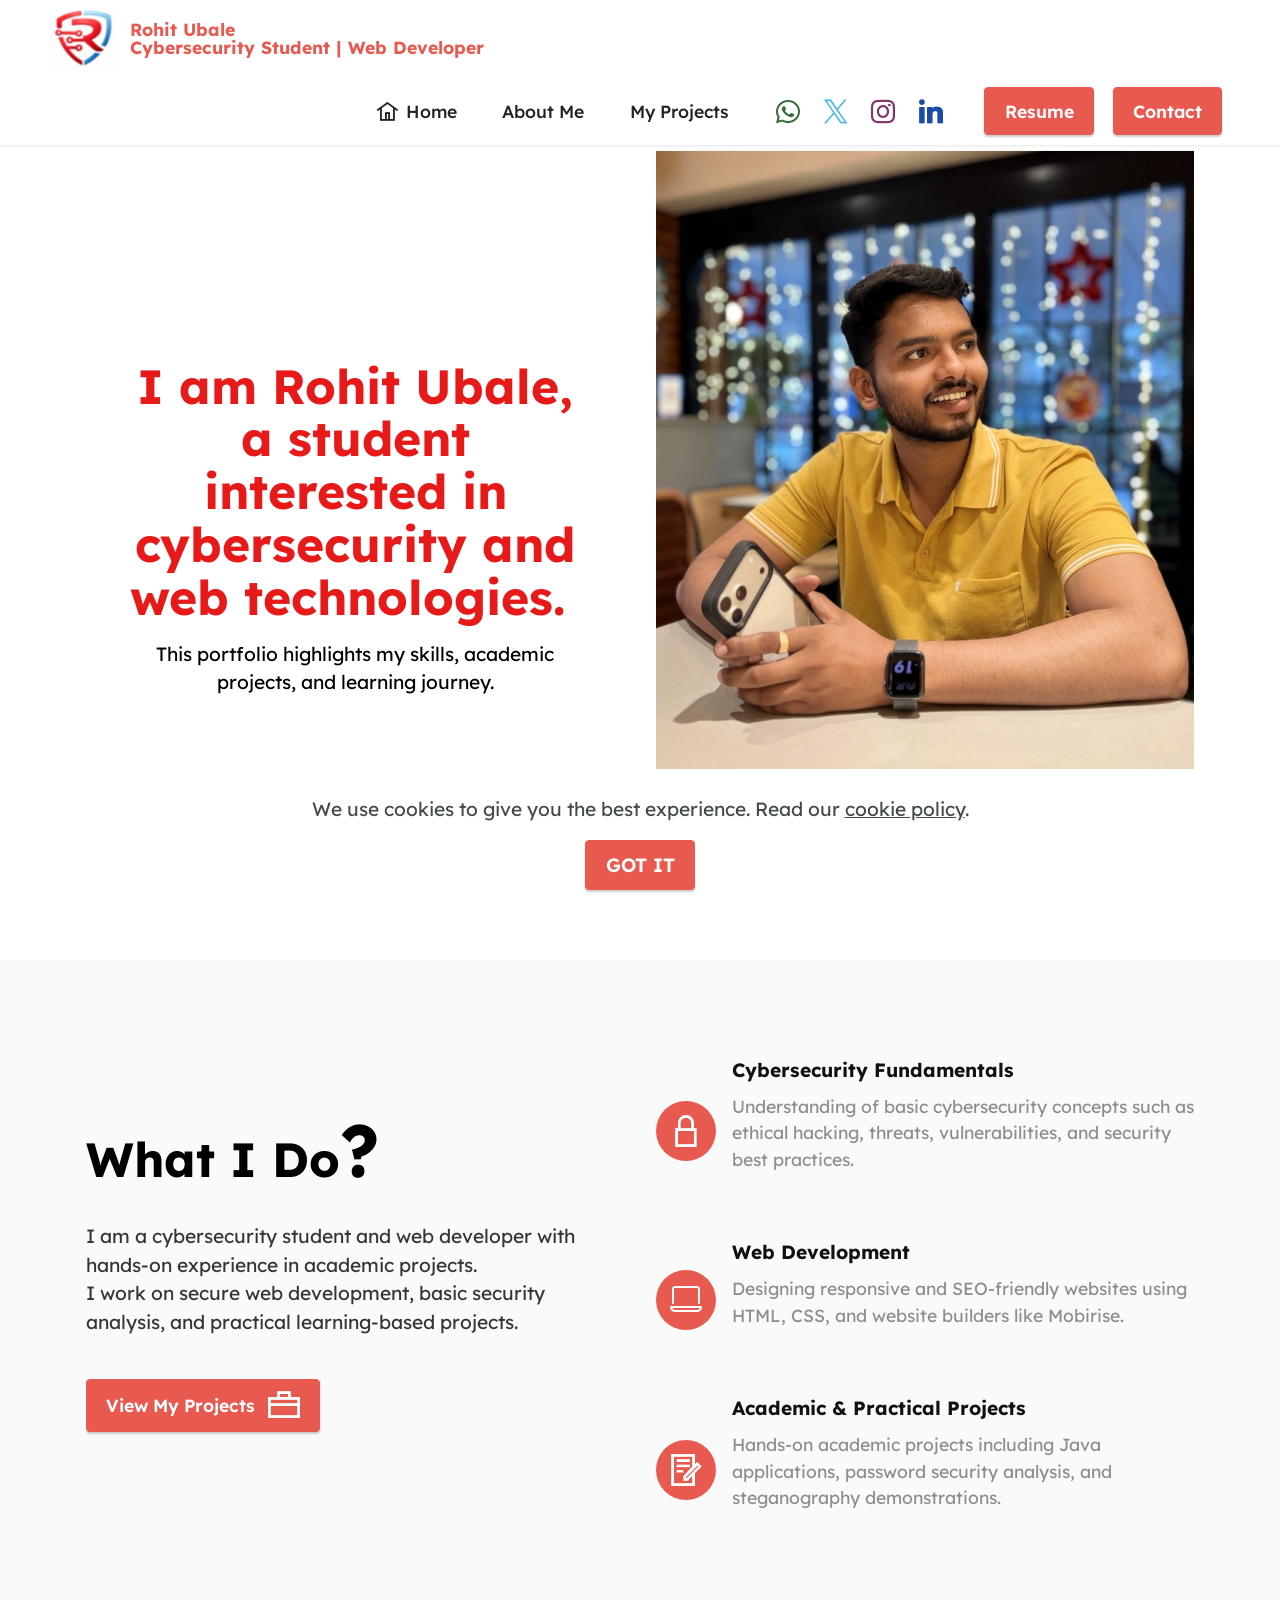
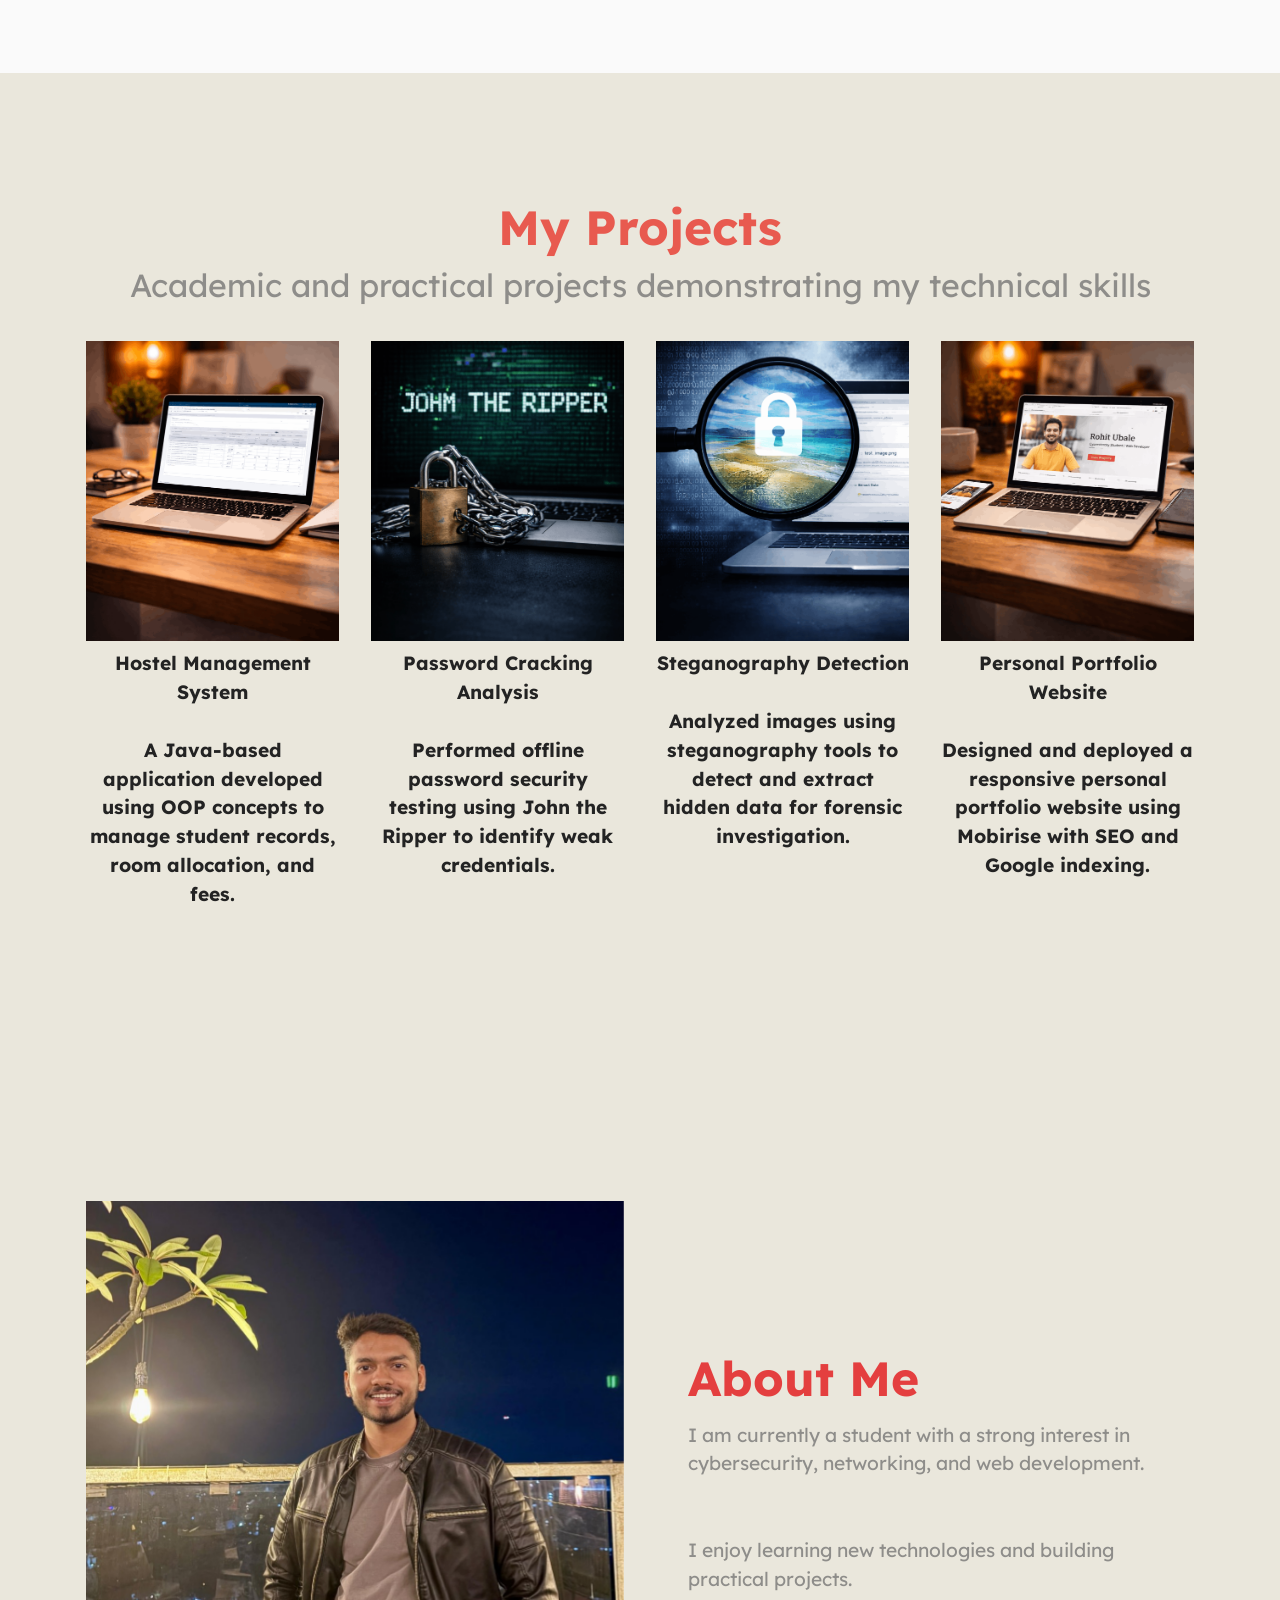
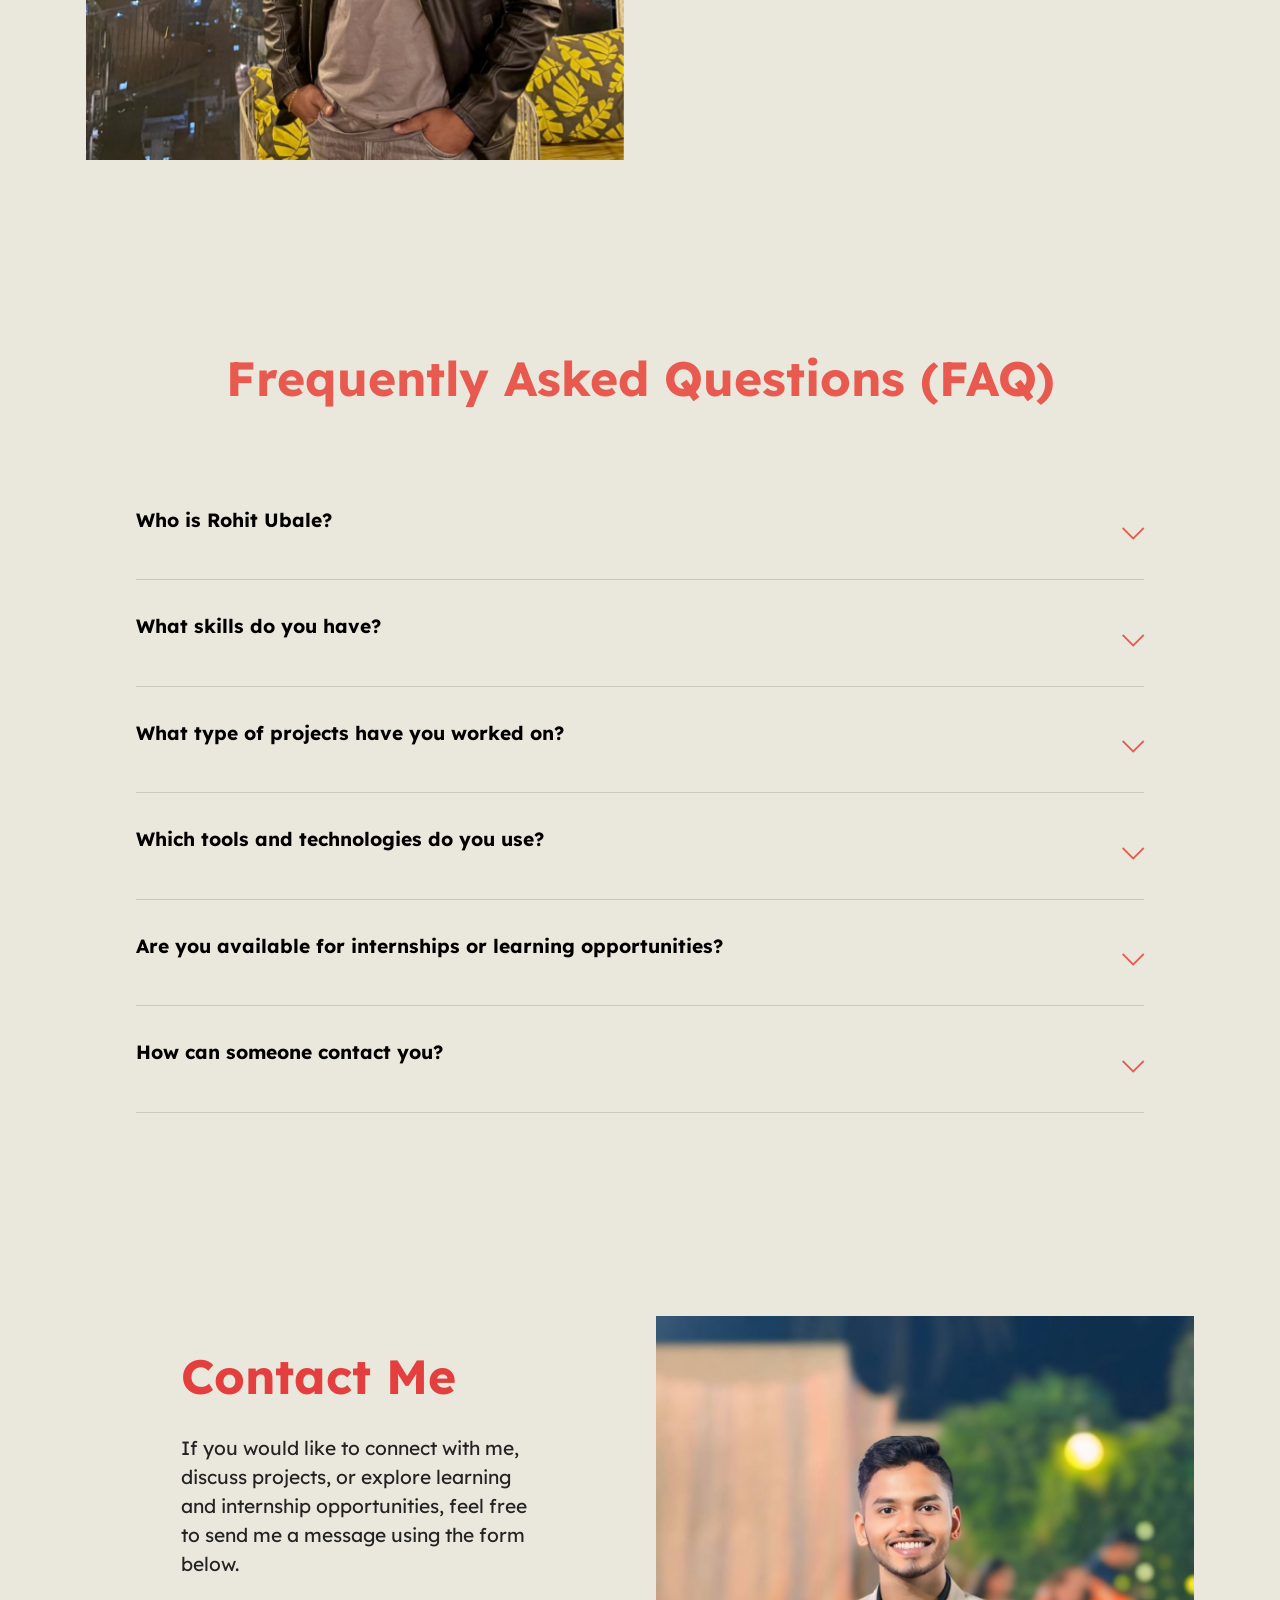
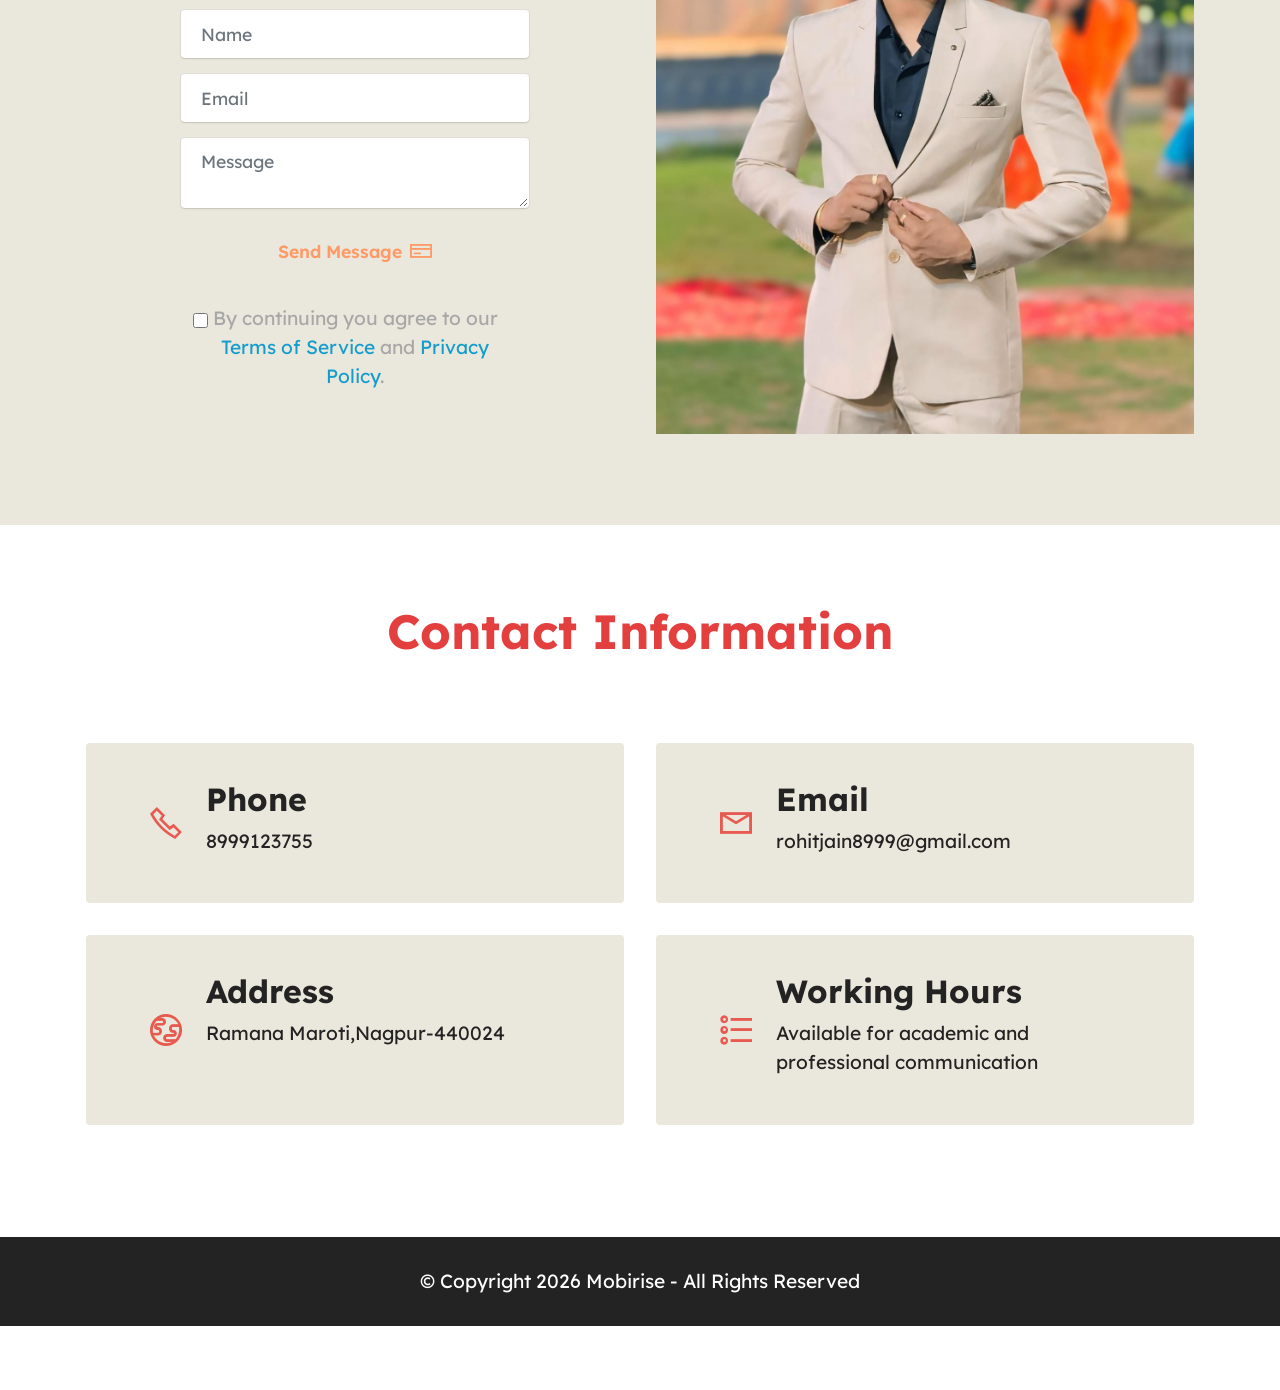
<file: index.html>
<!DOCTYPE html>
<html  >
<head>
  <!-- Site made with Mobirise Website Builder v6.1.12, https://mobirise.com -->
  <meta charset="UTF-8">
  <meta http-equiv="X-UA-Compatible" content="IE=edge">
  <meta name="generator" content="Mobirise v6.1.12, mobirise.com">
  <meta name="viewport" content="width=device-width, initial-scale=1, minimum-scale=1">
  <link rel="shortcut icon" href="assets/images/chatgpt-image-jan-2-2026-04-43-15-pm-167x111.png" type="image/x-icon">
  <meta name="description" content="This is the personal portfolia of 
Mr.Rohit R Ubale(JAIN)">
  
  
  <title>Rohit R Ubale(JAIN)</title>
  <link rel="stylesheet" href="assets/web/assets/mobirise-icons2/mobirise2.css">
  <link rel="stylesheet" href="assets/web/assets/mobirise-icons-bold/mobirise-icons-bold.css">
  <link rel="stylesheet" href="assets/web/assets/mobirise-icons/mobirise-icons.css">
  <link rel="stylesheet" href="assets/bootstrap/css/bootstrap.min.css">
  <link rel="stylesheet" href="assets/parallax/jarallax.css">
  <link rel="stylesheet" href="assets/web/assets/gdpr-plugin/gdpr-styles.css">
  <link rel="stylesheet" href="assets/animatecss/animate.css">
  <link rel="stylesheet" href="assets/dropdown/css/style.css">
  <link rel="stylesheet" href="assets/socicon/css/styles.css">
  <link rel="stylesheet" href="assets/theme/css/style.css">
  <link rel="preload" href="https://fonts.googleapis.com/css?family=Lexend:100,200,300,400,500,600,700,800,900&display=swap" as="style" onload="this.onload=null;this.rel='stylesheet'">
  <noscript><link rel="stylesheet" href="https://fonts.googleapis.com/css?family=Lexend:100,200,300,400,500,600,700,800,900&display=swap"></noscript>
  <link rel="preload" as="style" href="assets/mobirise/css/mbr-additional.css?v=MBdXXb"><link rel="stylesheet" href="assets/mobirise/css/mbr-additional.css?v=MBdXXb" type="text/css">

  
  
  
</head>
<body>
  
  <section data-bs-version="5.1" class="menu menu2 cid-sFF0ciwnEL" once="menu" id="menu2-0">
    
    <nav class="navbar navbar-dropdown navbar-fixed-top navbar-expand-lg">
        <div class="container-fluid">
            <div class="navbar-brand">
                <span class="navbar-logo">
                    <a href="https://mobiri.se">
                        <img src="assets/images/chatgpt-image-jan-2-2026-04-43-15-pm-167x111.webp" alt="Mobirise Website Builder" style="height: 3.6rem;">
                    </a>
                </span>
                <span class="navbar-caption-wrap"><a class="navbar-caption text-primary display-4" href="https://www.itmagination.com/blog/cybersecurity-and-web-development" target="_blank">Rohit Ubale<br>Cybersecurity Student | Web Developer&nbsp;<br></a></span>
            </div>
            <button class="navbar-toggler" type="button" data-toggle="collapse" data-bs-toggle="collapse" data-target="#navbarSupportedContent" data-bs-target="#navbarSupportedContent" aria-controls="navbarNavAltMarkup" aria-expanded="false" aria-label="Toggle navigation">
                <div class="hamburger">
                    <span></span>
                    <span></span>
                    <span></span>
                    <span></span>
                </div>
            </button>
            <div class="collapse navbar-collapse" id="navbarSupportedContent">
                <ul class="navbar-nav nav-dropdown" data-app-modern-menu="true"><li class="nav-item"><a class="nav-link link text-black text-primary display-4" href="#top">&nbsp; &nbsp; &nbsp; &nbsp;&nbsp;</a></li>
                    <li class="nav-item"><a class="nav-link link text-black text-primary display-4" href="index.html#top"><span class="mobi-mbri mobi-mbri-home mbr-iconfont mbr-iconfont-btn"></span>Home</a></li><li class="nav-item"><a class="nav-link link text-black text-primary display-4" href="index.html#image1-b">About Me</a></li>
                    <li class="nav-item"><a class="nav-link link text-black text-primary display-4" href="index.html#gallery5-3">My Projects</a>
                    </li></ul>
                <div class="icons-menu">
                    <a class="iconfont-wrapper" href="https://wa.me/8999123755">
                        <span class="p-2 mbr-iconfont socicon-whatsapp socicon" style="color: rgb(56, 108, 58); fill: rgb(56, 108, 58);"></span>
                    </a>
                    <a class="iconfont-wrapper" href="https://x.com/rohitja19298938?s=11" target="_blank">
                        <span class="p-2 mbr-iconfont socicon-twitter socicon" style="color: rgb(71, 181, 237); fill: rgb(71, 181, 237);"></span>
                    </a>
                    <a class="iconfont-wrapper" href="https://www.instagram.com/rohitubalejainr.j_7?igsh=eTEwcDc5aGR0dW1q&utm_source=qr" target="_blank">
                        <span class="p-2 mbr-iconfont socicon-instagram socicon" style="color: rgb(129, 51, 106); fill: rgb(129, 51, 106);"></span>
                    </a>
                    <a class="iconfont-wrapper" href="https://www.linkedin.com/in/rohit-ubale-85598128a?utm_source=share&utm_campaign=share_via&utm_content=profile&utm_medium=ios_app" target="_blank">
                        <span class="p-2 mbr-iconfont socicon-linkedin socicon" style="color: rgb(26, 76, 167); fill: rgb(26, 76, 167);"></span>
                    </a>
                </div>
                <div class="navbar-buttons mbr-section-btn"><a class="btn btn-primary display-4" href="resume.html" target="_blank">
                        Resume</a> <a class="btn btn-primary display-4" href="tel:8999123755">
                        Contact</a></div>
            </div>
        </div>
    </nav>
</section>

<section data-bs-version="5.1" class="header11 cid-sFF0SGinka mbr-fullscreen" data-bg-video="https://vimeo.com/428046504" id="header11-1">

    

    

    <div class="container">
        <div class="row justify-content-center">
            <div class="col-12 col-md-6 image-wrapper">
                <img class="w-100" src="assets/images/img-9443-1-1256x1675.webp" alt="Mobirise Website Builder">
            </div>
            <div class="col-12 col-md">
                <div class="text-wrapper text-center">
                    <h1 class="mbr-section-title mbr-fonts-style mb-3 display-2">
                        <strong>
</strong><div><strong><br></strong></div><div><strong>I am Rohit Ubale, a student interested in cybersecurity and web technologies.&nbsp;</strong></div></h1>
                    <p class="mbr-text mbr-fonts-style display-7">This portfolio highlights my skills, academic projects, and learning journey.</p>
                    
                </div>
            </div>
        </div>
    </div>
</section>

<section data-bs-version="5.1" class="features12 cid-sFF3eJNZDT" id="features13-2">

    
    
    <div class="container">
        <div class="row justify-content-center">
            <div class="col-12 col-lg-6">
                <div class="card-wrapper">
                    <div class="card-box align-left">
                        <h4 class="card-title mbr-fonts-style mb-4 display-2"><strong><br></strong><strong>What I Do</strong><strong style="font-size: 4.6rem;">?</strong></h4>
                        <p class="mbr-text mbr-fonts-style mb-4 display-7">I am a cybersecurity student and web developer with hands-on experience in academic projects.
<br>I work on secure web development, basic security analysis, and practical learning-based projects.&nbsp;<br></p>
                        <div class="mbr-section-btn"><a class="btn btn-primary display-4" href="index.html#gallery5-3"><span class="mobi-mbri mobi-mbri-briefcase mbr-iconfont mbr-iconfont-btn"></span>View My Projects&nbsp;<br></a></div>
                    </div>
                </div>
            </div>
            <div class="col-12 col-lg-6">
                <div class="item mbr-flex">
                    <div class="icon-box">
                        <span class="mbr-iconfont mobi-mbri-lock mobi-mbri"></span>
                    </div>
                    <div class="text-box">
                        <h4 class="icon-title mbr-black mbr-fonts-style display-7"><strong>Cybersecurity Fundamentals</strong></h4>
                        <h5 class="icon-text mbr-black mbr-fonts-style display-4">Understanding of basic cybersecurity concepts such as ethical hacking, threats, vulnerabilities, and security best practices.
<div><br></div></h5>
                    </div>
                </div>
                <div class="item mbr-flex">
                    <div class="icon-box">
                        <span class="mbr-iconfont mbrib-laptop"></span>
                    </div>
                    <div class="text-box">
                        <h4 class="icon-title mbr-black mbr-fonts-style display-7"><strong>Web Development</strong></h4>
                        <h5 class="icon-text mbr-black mbr-fonts-style display-4">Designing responsive and SEO-friendly websites using HTML, CSS, and website builders like Mobirise.
<div><br></div></h5>
                    </div>
                </div>
                <div class="item mbr-flex">
                    <div class="icon-box">
                        <span class="mbr-iconfont mobi-mbri-contact-form mobi-mbri"></span>
                    </div>
                    <div class="text-box">
                        <h4 class="icon-title mbr-black mbr-fonts-style display-7"><strong>Academic &amp; Practical Projects</strong></h4>
                        <h5 class="icon-text mbr-black mbr-fonts-style display-4">Hands-on academic projects including Java applications, password security analysis, and steganography demonstrations.
<div><br></div></h5>
                    </div>
                </div>
            </div>
        </div>
    </div>
</section>

<section data-bs-version="5.1" class="gallery5 mbr-gallery cid-sFF3kfZheU" id="gallery5-3">
    

    

    <div class="container">
        <div class="mbr-section-head">
            <h3 class="mbr-section-title mbr-fonts-style align-center m-0 display-2"><strong>My Projects</strong></h3>
            <h4 class="mbr-section-subtitle mbr-fonts-style align-center mb-0 mt-2 display-5">Academic and practical projects demonstrating my technical skills</h4>
        </div>
        <div class="row mbr-gallery mt-4">
            <div class="col-12 col-md-6 col-lg-3 item gallery-image">
                <div class="item-wrapper" data-toggle="modal" data-bs-toggle="modal" data-target="#v8rxkN065j-modal" data-bs-target="#v8rxkN065j-modal">
                    <a href="assets/files/Basic-Calculator.pdf" target="_blank"><img class="w-100" src="assets/images/chatgpt-image-jan-2-2026-05-23-07-pm-596x894.webp" alt="Mobirise Website Builder" data-slide-to="0" data-bs-slide-to="0" data-target="#lb-v8rxkN065j" data-bs-target="#lb-v8rxkN065j"></a>
                    <div class="icon-wrapper">
                        <span class="mobi-mbri mobi-mbri-search mbr-iconfont mbr-iconfont-btn"></span>
                    </div>
                </div>
                <h6 class="mbr-item-subtitle mbr-fonts-style align-center mb-2 mt-2 display-7"><strong>Hostel Management System</strong><br><strong><br></strong><div><strong>A Java-based application developed using OOP concepts to manage student records, room allocation, and fees.
</strong></div><div><strong><br></strong></div></h6>
            </div>
            <div class="col-12 col-md-6 col-lg-3 item gallery-image">
                <div class="item-wrapper" data-toggle="modal" data-bs-toggle="modal" data-target="#v8rxkN065j-modal" data-bs-target="#v8rxkN065j-modal">
                    <img class="w-100" src="assets/images/chatgpt-image-jan-2-2026-05-21-50-pm-596x894.webp" alt="Mobirise Website Builder" data-slide-to="1" data-bs-slide-to="1" data-target="#lb-v8rxkN065j" data-bs-target="#lb-v8rxkN065j">
                    <div class="icon-wrapper">
                        <span class="mobi-mbri mobi-mbri-search mbr-iconfont mbr-iconfont-btn"></span>
                    </div>
                </div>
                <h6 class="mbr-item-subtitle mbr-fonts-style align-center mb-2 mt-2 display-7"><strong>Password Cracking Analysis</strong><br><strong><br></strong><div><strong>Performed offline password security testing using John the Ripper to identify weak credentials.
</strong></div><div><strong><br></strong></div></h6>
            </div>
            <div class="col-12 col-md-6 col-lg-3 item gallery-image">
                <div class="item-wrapper" data-toggle="modal" data-bs-toggle="modal" data-target="#v8rxkN065j-modal" data-bs-target="#v8rxkN065j-modal">
                    <img class="w-100" src="assets/images/chatgpt-image-jan-2-2026-05-17-25-pm-596x894.webp" alt="Mobirise Website Builder" data-slide-to="2" data-bs-slide-to="2" data-target="#lb-v8rxkN065j" data-bs-target="#lb-v8rxkN065j">
                    <div class="icon-wrapper">
                        <span class="mobi-mbri mobi-mbri-search mbr-iconfont mbr-iconfont-btn"></span>
                    </div>
                </div>
                <h6 class="mbr-item-subtitle mbr-fonts-style align-center mb-2 mt-2 display-7"><strong>Steganography Detection</strong><br><br><strong>
</strong><div><strong>Analyzed images using steganography tools to detect and extract hidden data for forensic investigation.
</strong></div><div><strong><br></strong></div></h6>
            </div>
            <div class="col-12 col-md-6 col-lg-3 item gallery-image">
                <div class="item-wrapper" data-toggle="modal" data-bs-toggle="modal" data-target="#v8rxkN065j-modal" data-bs-target="#v8rxkN065j-modal">
                    <img class="w-100" src="assets/images/chatgpt-image-jan-2-2026-05-19-36-pm-596x894.webp" alt="Mobirise Website Builder" data-slide-to="3" data-bs-slide-to="3" data-target="#lb-v8rxkN065j" data-bs-target="#lb-v8rxkN065j"></a>
                    <div class="icon-wrapper">
                        <span class="mobi-mbri mobi-mbri-search mbr-iconfont mbr-iconfont-btn"></span>
                    </div>
                </div>
                <h6 class="mbr-item-subtitle mbr-fonts-style align-center mb-2 mt-2 display-7"><strong>Personal Portfolio Website</strong><br><br><strong>
</strong><div><strong>Designed and deployed a responsive personal portfolio website using Mobirise with SEO and Google indexing.
</strong></div><div><strong><br></strong></div></h6>
            </div>
        </div>

        <div class="modal mbr-slider" tabindex="-1" role="dialog" aria-hidden="true" id="v8rxkN065j-modal">
            <div class="modal-dialog" role="document">
                <div class="modal-content">
                    <div class="modal-body">
                        <div class="carousel slide carousel-fade" id="lb-v8rxkN065j" data-ride="carousel" data-bs-ride="carousel" data-interval="5000" data-bs-interval="5000">
                            <div class="carousel-inner">
                                <div class="carousel-item active">
                                    <img class="d-block w-100" src="assets/images/chatgpt-image-jan-2-2026-05-23-07-pm-596x894.webp" alt="Mobirise Website Builder">
                                </div>
                                <div class="carousel-item">
                                    <img class="d-block w-100" src="assets/images/chatgpt-image-jan-2-2026-05-21-50-pm-596x894.webp" alt="Mobirise Website Builder">
                                </div>
                                <div class="carousel-item">
                                    <img class="d-block w-100" src="assets/images/chatgpt-image-jan-2-2026-05-17-25-pm-596x894.webp" alt="Mobirise Website Builder">
                                </div>
                                <div class="carousel-item">
                                    <img class="d-block w-100" src="assets/images/chatgpt-image-jan-2-2026-05-19-36-pm-596x894.webp" alt="Mobirise Website Builder">
                                </div>
                            </div>
                            <ol class="carousel-indicators">
                                <li data-slide-to="0" data-bs-slide-to="0" class="active" data-target="#lb-v8rxkN065j" data-bs-target="#lb-v8rxkN065j"></li>
                                <li data-slide-to="1" data-bs-slide-to="1" data-target="#lb-v8rxkN065j" data-bs-target="#lb-v8rxkN065j"></li>
                                <li data-slide-to="2" data-bs-slide-to="2" data-target="#lb-v8rxkN065j" data-bs-target="#lb-v8rxkN065j"></li>
                                <li data-slide-to="3" data-bs-slide-to="3" data-target="#lb-v8rxkN065j" data-bs-target="#lb-v8rxkN065j"></li>
                            </ol>
                            <a role="button" href="" class="close" data-dismiss="modal" data-bs-dismiss="modal" aria-label="Close">
                            </a>
                            <a class="carousel-control-prev carousel-control" role="button" data-slide="prev" data-bs-slide="prev" href="#lb-v8rxkN065j">
                                <span class="mobi-mbri mobi-mbri-arrow-prev" aria-hidden="true"></span>
                                <span class="sr-only visually-hidden">Previous</span>
                            </a>
                            <a class="carousel-control-next carousel-control" role="button" data-slide="next" data-bs-slide="next" href="#lb-v8rxkN065j">
                                <span class="mobi-mbri mobi-mbri-arrow-next" aria-hidden="true"></span>
                                <span class="sr-only visually-hidden">Next</span>
                            </a>
                        </div>
                    </div>
                </div>
            </div>
        </div>
    </div>
</section>

<section data-bs-version="5.1" class="image1 cid-sFF75ZhH2d" id="image1-b">
    

    

    <div class="container">
        <div class="row align-items-center">
            <div class="col-12 col-lg-6">
                <div class="image-wrapper">
                    <img src="assets/images/whatsapp-image-2026-01-02-at-4.06.58-pm-1256x1675.webp" alt="Mobirise Website Builder">
                    
                </div>
            </div>
            <div class="col-12 col-lg">
                <div class="text-wrapper">
                    <h3 class="mbr-section-title mbr-fonts-style mb-3 display-2">
                        <strong>About Me</strong></h3>
                    <p class="mbr-text mbr-fonts-style display-7">I am currently a student with a strong interest in cybersecurity, networking, and web development.
<br><br><br>I enjoy learning new technologies and building practical projects.&nbsp;<br></p>
                </div>
            </div>
        </div>
    </div>
</section>

<section data-bs-version="5.1" class="content16 cid-sFF5Wb1ZQt mbr-parallax-background" id="content16-a">

    

    <div class="mbr-overlay" style="opacity: 1; background-color: rgb(234, 231, 220);">
    </div>
    <div class="container-fluid">
        <div class="row justify-content-center">
            <div class="col-12 col-md-10">
                <div class="mbr-section-head align-center mb-4">
                    <h3 class="mbr-section-title mb-0 mbr-fonts-style display-2"><strong>Frequently Asked Questions (FAQ)
</strong><div><strong><br></strong></div></h3>
                    
                </div>
                <div id="bootstrap-accordion_5" class="panel-group accordionStyles accordion" role="tablist" aria-multiselectable="true">
                    <div class="card mb-3">
                        <div class="card-header" role="tab" id="headingOne">
                            <a role="button" class="panel-title collapsed" data-toggle="collapse" data-bs-toggle="collapse" data-core="" href="#collapse1_5" aria-expanded="false" aria-controls="collapse1">
                                <h6 class="panel-title-edit mbr-fonts-style mb-0 display-7"><strong>Who is Rohit Ubale?
</strong><div><strong><br></strong></div></h6>
                                <span class="sign mbr-iconfont mbri-arrow-down"></span>
                            </a>
                        </div>
                        <div id="collapse1_5" class="panel-collapse noScroll collapse" role="tabpanel" aria-labelledby="headingOne" data-parent="#accordion" data-bs-parent="#bootstrap-accordion_5">
                            <div class="panel-body">
                                <p class="mbr-fonts-style panel-text display-4">I am a cybersecurity student and web developer with an interest in secure systems, ethical hacking, and practical academic projects.&nbsp;<br></p>
                            </div>
                        </div>
                    </div>
                    <div class="card mb-3">
                        <div class="card-header" role="tab" id="headingOne">
                            <a role="button" class="panel-title collapsed" data-toggle="collapse" data-bs-toggle="collapse" data-core="" href="#collapse2_5" aria-expanded="false" aria-controls="collapse2">
                                <h6 class="panel-title-edit mbr-fonts-style mb-0 display-7"><strong>What skills do you have?
</strong><div><strong><br></strong></div></h6>
                                <span class="sign mbr-iconfont mbri-arrow-down"></span>
                            </a>
                        </div>
                        <div id="collapse2_5" class="panel-collapse noScroll collapse" role="tabpanel" aria-labelledby="headingOne" data-parent="#accordion" data-bs-parent="#bootstrap-accordion_5">
                            <div class="panel-body">
                                <p class="mbr-fonts-style panel-text display-4">I have knowledge of cybersecurity fundamentals, basic ethical hacking concepts, Java programming, and responsive website development.&nbsp;<br></p>
                            </div>
                        </div>
                    </div>
                    <div class="card mb-3">
                        <div class="card-header" role="tab" id="headingOne">
                            <a role="button" class="panel-title collapsed" data-toggle="collapse" data-bs-toggle="collapse" data-core="" href="#collapse3_5" aria-expanded="false" aria-controls="collapse3">
                                <h6 class="panel-title-edit mbr-fonts-style mb-0 display-7"><strong>What type of projects have you worked on?
</strong><div><strong><br></strong></div></h6>
                                <span class="sign mbr-iconfont mbri-arrow-down"></span>
                            </a>
                        </div>
                        <div id="collapse3_5" class="panel-collapse noScroll collapse" role="tabpanel" aria-labelledby="headingOne" data-parent="#accordion" data-bs-parent="#bootstrap-accordion_5">
                            <div class="panel-body">
                                <p class="mbr-fonts-style panel-text display-4">I have worked on academic projects such as a Hostel Management System, password security analysis, steganography detection, and a personal portfolio website.&nbsp;<br></p>
                            </div>
                        </div>
                    </div>
                    <div class="card mb-3">
                        <div class="card-header" role="tab" id="headingOne">
                            <a role="button" class="panel-title collapsed" data-toggle="collapse" data-bs-toggle="collapse" data-core="" href="#collapse4_5" aria-expanded="false" aria-controls="collapse4">
                                <h6 class="panel-title-edit mbr-fonts-style mb-0 display-7"><strong>Which tools and technologies do you use?
</strong><div><strong><br></strong></div></h6>
                                <span class="sign mbr-iconfont mbri-arrow-down"></span>
                            </a>
                        </div>
                        <div id="collapse4_5" class="panel-collapse noScroll collapse" role="tabpanel" aria-labelledby="headingOne" data-parent="#accordion" data-bs-parent="#bootstrap-accordion_5">
                            <div class="panel-body">
                                <p class="mbr-fonts-style panel-text display-4">I use tools such as Java, Mobirise, John the Ripper, StegOnline, and basic web technologies like HTML and CSS.&nbsp;<br></p>
                            </div>
                        </div>
                    </div>
                    <div class="card mb-3">
                        <div class="card-header" role="tab" id="headingOne">
                            <a role="button" class="panel-title collapsed" data-toggle="collapse" data-bs-toggle="collapse" data-core="" href="#collapse5_5" aria-expanded="false" aria-controls="collapse5">
                                <h6 class="panel-title-edit mbr-fonts-style mb-0 display-7"><strong>Are you available for internships or learning opportunities?
</strong><div><strong><br></strong></div></h6>
                                <span class="sign mbr-iconfont mbri-arrow-down"></span>
                            </a>
                        </div>
                        <div id="collapse5_5" class="panel-collapse noScroll collapse" role="tabpanel" aria-labelledby="headingOne" data-parent="#accordion" data-bs-parent="#bootstrap-accordion_5">
                            <div class="panel-body">
                                <p class="mbr-fonts-style panel-text display-4">Yes, I am open to internships, training programs, and learning opportunities to enhance my skills and gain real-world experience.&nbsp;<br></p>
                            </div>
                        </div>
                    </div>
                    <div class="card mb-3">
                        <div class="card-header" role="tab" id="headingOne">
                            <a role="button" class="panel-title collapsed" data-toggle="collapse" data-bs-toggle="collapse" data-core="" href="#collapse6_5" aria-expanded="false" aria-controls="collapse6">
                                <h6 class="panel-title-edit mbr-fonts-style mb-0 display-7"><strong>How can someone contact you?
</strong><div><strong><br></strong></div></h6>
                                <span class="sign mbr-iconfont mbri-arrow-down"></span>
                            </a>
                        </div>
                        <div id="collapse6_5" class="panel-collapse noScroll collapse" role="tabpanel" aria-labelledby="headingOne" data-parent="#accordion" data-bs-parent="#bootstrap-accordion_5">
                            <div class="panel-body">
                                <p class="mbr-fonts-style panel-text display-4">You can contact me through the Contact section of this website or connect with me via my social media profiles.&nbsp;<br></p>
                            </div>
                        </div>
                    </div>
                </div>
            </div>
        </div>
    </div>
</section>

<section data-bs-version="5.1" class="form4 cid-sFF3qL4anb mbr-fullscreen" id="form4-6">

    

    

    <div class="container">
        <div class="row content-wrapper justify-content-center">
            <div class="col-lg-4 offset-lg-1 mbr-form" data-form-type="formoid">
<!--Formbuilder Form-->
<form action="https://mobirise.eu/" method="POST" class="mbr-form form-with-styler" data-form-title="Form Name"><input type="hidden" name="email" data-form-email="true" value="SOvdCCOx1j/YiJF5I4JXEU/vr4F6uehCUvGSOyJLZfd9NBVibOE7hI2UwrBYtaC29s5JYrxkuPlQ/6SwdU2rX98eODNP0cNVna9zdRwpcoZZTexingL4F9XSlvWA1+8r">
<div class="row">
<div hidden="hidden" data-form-alert="" class="alert alert-success col-12">Thanks for filling out the form!
have a great day !</div>
<div hidden="hidden" data-form-alert-danger="" class="alert alert-danger col-12">Oops...! some problem!</div>
</div>
<div class="dragArea row">
<div class="col-lg-12 col-md-12 col-sm-12">
<h1 class="mbr-section-title mb-4 display-2"><strong>Contact Me</strong></h1>
</div>
<div class="col-lg-12 col-md-12 col-sm-12">
<p class="mbr-text mbr-fonts-style mb-4 display-7">If you would like to connect with me, discuss projects, or explore learning and internship opportunities, feel free to send me a message using the form below.&nbsp;<br></p>
</div>
<div data-for="name" class="col-lg-12 col-md col-12 form-group mb-3">
<input type="text" name="name" placeholder="Name" data-form-field="name" class="form-control display-7" value="" id="name-form4-6">
</div>
<div data-for="email" class="col-lg-12 col-md col-12 form-group mb-3">
<input type="email" name="email" placeholder="Email" data-form-field="email" class="form-control display-7" value="" id="email-form4-6">
</div>
<div class="col-lg-12 col-md-12 col-sm-12 form-group" data-for="textarea">
<textarea name="textarea" placeholder="Message" data-form-field="textarea" class="form-control display-7" id="textarea-form4-6"></textarea>
</div>
<div class="col-12 col-md-auto mbr-section-btn"><button type="submit" class="btn btn-danger-outline display-4"><span class="mobi-mbri mobi-mbri-credit-card mbr-iconfont mbr-iconfont-btn"></span>Send Message</button></div>
</div>
<span class="gdpr-block">
<label>
<span class="textGDPR display-7" style="color: #a7a7a7"><input type="checkbox" name="gdpr" id="gdpr-form4-6" required="">By continuing you agree to our <a style="color: #149dcc; text-decoration: none;" href="terms.html">Terms of Service</a> and <a style="color: #149dcc; text-decoration: none;" href="policy.html">Privacy Policy</a>.</span>
</label>
</span></form><!--Formbuilder Form-->
</div>
            <div class="col-lg-6 offset-lg-1 col-12">
                <div class="image-wrapper">
                    <img class="w-100" src="assets/images/whatsapp-image-2026-01-02-at-5.54.03-pm-1256x1675.webp" alt="Mobirise Website Builder">
                </div>
            </div>
        </div>
    </div>
</section>

<section data-bs-version="5.1" class="contacts2 cid-sFF3B84VW8" id="contacts2-8">
    <!---->
    
    
    <div class="container">
        <div class="mbr-section-head">
            <h3 class="mbr-section-title mbr-fonts-style align-center mb-0 display-2"><strong>Contact Information
</strong><div><strong><br></strong></div></h3>
            
        </div>
        <div class="row justify-content-center mt-4">
            <div class="card col-12 col-md-6">
                <div class="card-wrapper">
                    <div class="image-wrapper">
                        <span class="mbr-iconfont mobi-mbri-phone mobi-mbri"></span>
                    </div>
                    <div class="text-wrapper">
                        <h6 class="card-title mbr-fonts-style mb-1 display-5">
                            <strong>Phone</strong>
                        </h6>
                        <p class="mbr-text mbr-fonts-style display-7">8999123755</p>
                    </div>
                </div>
            </div>
            <div class="card col-12 col-md-6">
                <div class="card-wrapper">
                    <div class="image-wrapper">
                        <a href="mailto:Rohitjain8999@gmail.com"><span class="mbr-iconfont mobi-mbri-letter mobi-mbri"></span></a>
                    </div>
                    <div class="text-wrapper">
                        <h6 class="card-title mbr-fonts-style mb-1 display-5">
                            <strong>Email</strong>
                        </h6>
                        <p class="mbr-text mbr-fonts-style display-7">rohitjain8999@gmail.com</p>
                    </div>
                </div>
            </div>
            <div class="card col-12 col-md-6">
                <div class="card-wrapper">
                    <div class="image-wrapper">
                        <a href="https://maps.app.goo.gl/rgXFmE6cutosKf5r7"><span class="mbr-iconfont mobi-mbri-globe mobi-mbri"></span></a>
                    </div>
                    <div class="text-wrapper">
                        <h6 class="card-title mbr-fonts-style mb-1 display-5">
                            <strong>Address</strong>
                        </h6>
                        <p class="mbr-text mbr-fonts-style display-7">Ramana Maroti,Nagpur-440024&nbsp;</p>
                    </div>
                </div>
            </div>
            <div class="card col-12 col-md-6">
                <div class="card-wrapper">
                    <div class="image-wrapper">
                        <span class="mbr-iconfont mobi-mbri-bulleted-list mobi-mbri"></span>
                    </div>
                    <div class="text-wrapper">
                        <h6 class="card-title mbr-fonts-style mb-1 display-5">
                            <strong>Working Hours</strong>
                        </h6>
                        <p class="mbr-text mbr-fonts-style display-7">Available for academic and professional communication&nbsp;<br></p>
                    </div>
                </div>
            </div>
        </div>
    </div>
</section>

<section data-bs-version="5.1" class="footer7 cid-sFF3CYc3p7" once="footers" id="footer7-9">

    

    

    <div class="container">
        <div class="media-container-row align-center mbr-white">
            <div class="col-12">
                <p class="mbr-text mb-0 mbr-fonts-style display-7">
                    © Copyright 2026 Mobirise - All Rights Reserved
                </p>
            </div>
        </div>
    </div>
</section><section class="display-7" style="padding: 0;align-items: center;justify-content: center;flex-wrap: wrap;    align-content: center;display: flex;position: relative;height: 4rem;"><a href="https://mobiri.se/3137574" style="flex: 1 1;height: 4rem;position: absolute;width: 100%;z-index: 1;"><img alt="" style="height: 4rem;" src="[data-uri]"></a><p style="margin: 0;text-align: center;" class="display-7">&#8204;</p><a style="z-index:1" href="https://mobirise.com/builder/ai-website-maker.html">Best AI Website Maker</a></section><script src="assets/bootstrap/js/bootstrap.bundle.min.js"></script>  <script src="assets/parallax/jarallax.js"></script>  <script src="assets/web/assets/cookies-alert-plugin/cookies-alert-core.js"></script>  <script src="assets/web/assets/cookies-alert-plugin/cookies-alert-script.js"></script>  <script src="assets/smoothscroll/smooth-scroll.js"></script>  <script src="assets/ytplayer/index.js"></script>  <script src="assets/dropdown/js/navbar-dropdown.js"></script>  <script src="assets/vimeoplayer/player.js"></script>  <script src="assets/mbr-switch-arrow/mbr-switch-arrow.js"></script>  <script src="assets/theme/js/script.js"></script>  <script src="assets/formoid/formoid.min.js"></script>  
  
  
<input name="cookieData" type="hidden" data-cookie-cookiesAlertType='false' data-cookie-customDialogSelector='null' data-cookie-colorText='#424a4d' data-cookie-colorBg='rgb(255, 255, 255)' data-cookie-opacityOverlay='0' data-cookie-bgOpacity='100' data-cookie-textButton='GOT IT' data-cookie-rejectText='REJECT' data-cookie-colorButton='#e85a4f' data-cookie-rejectColor='#ffffff' data-cookie-colorLink='#424a4d' data-cookie-underlineLink='true' data-cookie-text="We use cookies to give you the best experience. Read our <a href='privacy.html'>cookie policy</a>.">
   <div id="scrollToTop" class="scrollToTop mbr-arrow-up"><a style="text-align: center;"><i class="mbr-arrow-up-icon mbr-arrow-up-icon-cm cm-icon cm-icon-smallarrow-up"></i></a></div>
    <input name="animation" type="hidden">
  </body>
</html>
</file>
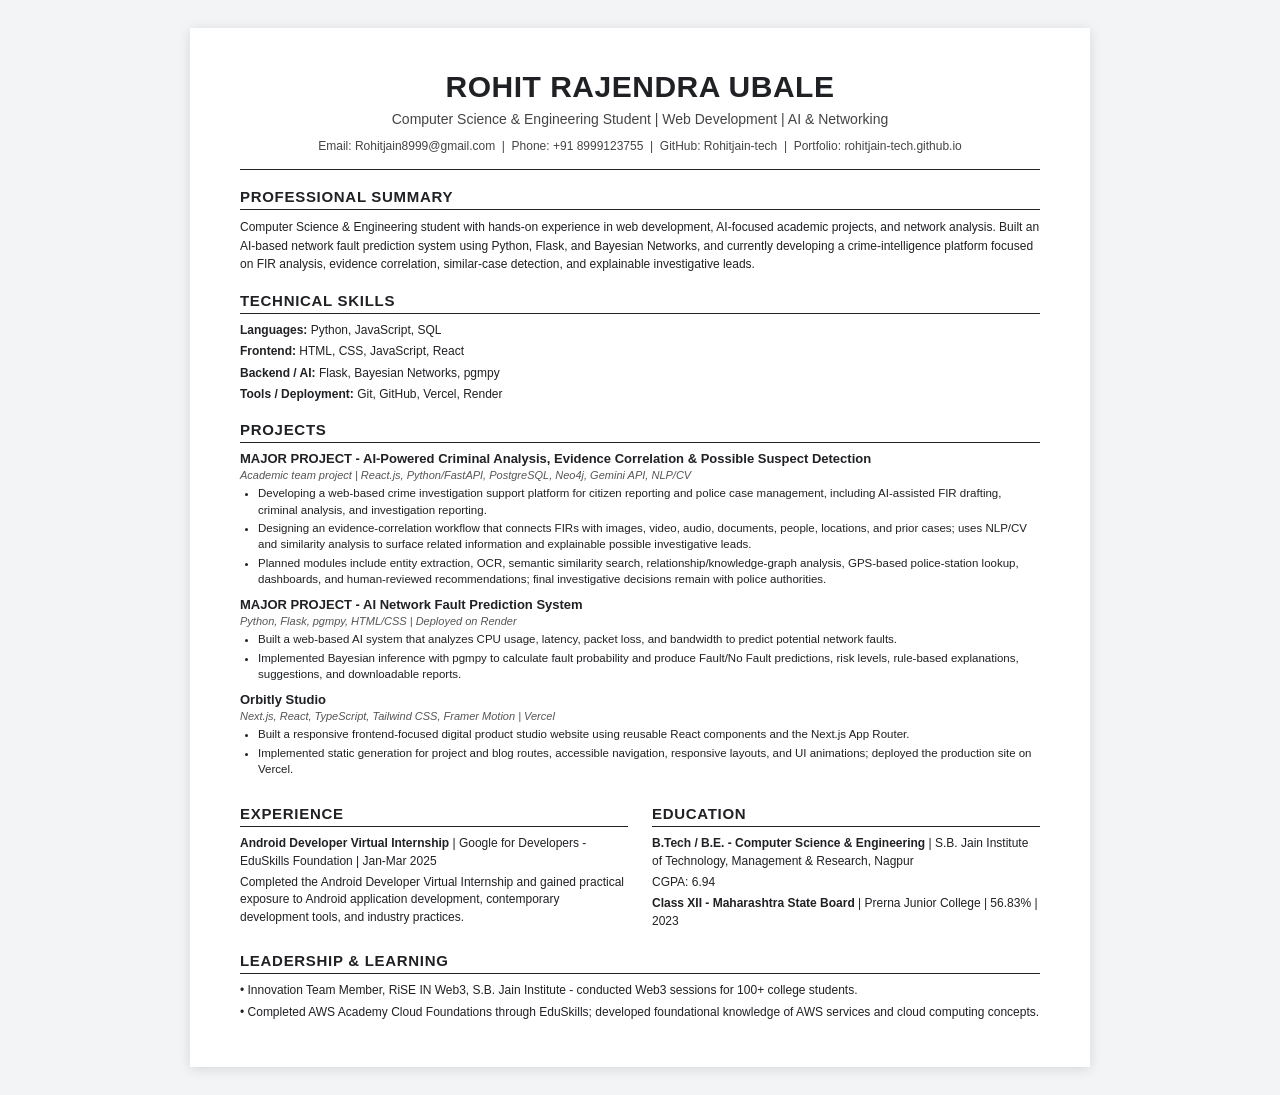
<file: resume.html>
<!DOCTYPE html>
<html lang="en">
<head>
<meta charset="UTF-8">
<meta name="viewport" content="width=device-width, initial-scale=1.0">
<title>Rohit Rajendra Ubale - Resume</title>
<style>
*{box-sizing:border-box}body{font-family:Arial,Helvetica,sans-serif;background:#f3f4f6;margin:0;color:#202124}.page{max-width:900px;margin:28px auto;background:#fff;padding:42px 50px;box-shadow:0 2px 12px rgba(0,0,0,.12)}h1{text-align:center;margin:0;font-size:30px;letter-spacing:.5px}.headline{text-align:center;margin:7px 0 12px;font-size:14px;color:#444}.contact{text-align:center;font-size:12px;color:#444;border-bottom:1px solid #222;padding-bottom:16px}.contact a{color:inherit;text-decoration:none}.section{margin-top:18px}.section h2{font-size:15px;text-transform:uppercase;letter-spacing:.7px;border-bottom:1.5px solid #222;padding-bottom:4px;margin:0 0 8px}.summary{font-size:12px;line-height:1.55;margin:0}.skills p,.edu p,.exp p,.project p,.lead p{font-size:12px;line-height:1.45;margin:4px 0}.project{margin:0 0 10px}.project h3{font-size:13px;margin:0 0 3px}.meta{font-style:italic;color:#555;font-size:11px}.project ul{margin:4px 0 0 18px;padding:0}.project li{font-size:11.5px;line-height:1.42;margin:2px 0}.links{font-size:12px}.links a{color:#202124}.two-col{display:grid;grid-template-columns:1fr 1fr;gap:24px}@media(max-width:700px){.page{margin:0;padding:28px 22px;box-shadow:none}.two-col{grid-template-columns:1fr}}@media print{body{background:#fff}.page{margin:0;max-width:none;box-shadow:none;padding:25px 35px}}
</style>
</head>
<body>
<div class="page">
<h1>ROHIT RAJENDRA UBALE</h1>
<div class="headline">Computer Science &amp; Engineering Student | Web Development | AI &amp; Networking</div>
<div class="contact">Email: Rohitjain8999@gmail.com &nbsp;|&nbsp; Phone: +91 8999123755 &nbsp;|&nbsp; <a href="https://github.com/Rohitjain-tech">GitHub: Rohitjain-tech</a> &nbsp;|&nbsp; <a href="https://rohitjain-tech.github.io">Portfolio: rohitjain-tech.github.io</a></div>

<div class="section"><h2>Professional Summary</h2><p class="summary">Computer Science &amp; Engineering student with hands-on experience in web development, AI-focused academic projects, and network analysis. Built an AI-based network fault prediction system using Python, Flask, and Bayesian Networks, and currently developing a crime-intelligence platform focused on FIR analysis, evidence correlation, similar-case detection, and explainable investigative leads.</p></div>

<div class="section"><h2>Technical Skills</h2><div class="skills"><p><b>Languages:</b> Python, JavaScript, SQL</p><p><b>Frontend:</b> HTML, CSS, JavaScript, React</p><p><b>Backend / AI:</b> Flask, Bayesian Networks, pgmpy</p><p><b>Tools / Deployment:</b> Git, GitHub, Vercel, Render</p></div></div>

<div class="section"><h2>Projects</h2>
<div class="project"><h3>MAJOR PROJECT - AI-Powered Criminal Analysis, Evidence Correlation &amp; Possible Suspect Detection</h3><div class="meta">Academic team project | React.js, Python/FastAPI, PostgreSQL, Neo4j, Gemini API, NLP/CV</div><ul><li>Developing a web-based crime investigation support platform for citizen reporting and police case management, including AI-assisted FIR drafting, criminal analysis, and investigation reporting.</li><li>Designing an evidence-correlation workflow that connects FIRs with images, video, audio, documents, people, locations, and prior cases; uses NLP/CV and similarity analysis to surface related information and explainable possible investigative leads.</li><li>Planned modules include entity extraction, OCR, semantic similarity search, relationship/knowledge-graph analysis, GPS-based police-station lookup, dashboards, and human-reviewed recommendations; final investigative decisions remain with police authorities.</li></ul></div>
<div class="project"><h3>MAJOR PROJECT - AI Network Fault Prediction System</h3><div class="meta">Python, Flask, pgmpy, HTML/CSS | Deployed on Render</div><ul><li>Built a web-based AI system that analyzes CPU usage, latency, packet loss, and bandwidth to predict potential network faults.</li><li>Implemented Bayesian inference with pgmpy to calculate fault probability and produce Fault/No Fault predictions, risk levels, rule-based explanations, suggestions, and downloadable reports.</li></ul></div>
<div class="project"><h3>Orbitly Studio</h3><div class="meta">Next.js, React, TypeScript, Tailwind CSS, Framer Motion | Vercel</div><ul><li>Built a responsive frontend-focused digital product studio website using reusable React components and the Next.js App Router.</li><li>Implemented static generation for project and blog routes, accessible navigation, responsive layouts, and UI animations; deployed the production site on Vercel.</li></ul></div>
</div>

<div class="two-col"><div class="section"><h2>Experience</h2><div class="exp"><p><b>Android Developer Virtual Internship</b> | Google for Developers - EduSkills Foundation | Jan-Mar 2025</p><p>Completed the Android Developer Virtual Internship and gained practical exposure to Android application development, contemporary development tools, and industry practices.</p></div></div>
<div class="section"><h2>Education</h2><div class="edu"><p><b>B.Tech / B.E. - Computer Science &amp; Engineering</b> | S.B. Jain Institute of Technology, Management &amp; Research, Nagpur</p><p>CGPA: 6.94</p><p><b>Class XII - Maharashtra State Board</b> | Prerna Junior College | 56.83% | 2023</p></div></div></div>

<div class="section"><h2>Leadership &amp; Learning</h2><div class="lead"><p>• Innovation Team Member, RiSE IN Web3, S.B. Jain Institute - conducted Web3 sessions for 100+ college students.</p><p>• Completed AWS Academy Cloud Foundations through EduSkills; developed foundational knowledge of AWS services and cloud computing concepts.</p></div></div>
</div>
</body>
</html>
</file>
<file: assets/web/assets/mobirise-icons2/mobirise2.css>
@font-face {
  font-family: 'Moririse2';
  font-display: swap;
  src:  url('mobirise2.eot?f2bix4');
  src:  url('mobirise2.eot?f2bix4#iefix') format('embedded-opentype'),
    url('mobirise2.woff2?f2bix4') format('woff2'),
    url('mobirise2.woff?f2bix4') format('woff'),
    url('mobirise2.ttf?f2bix4') format('truetype'),
    url('mobirise2.svg?f2bix4#mobirise2') format('svg');
  font-weight: normal;
  font-style: normal;
}

[class^="mobi-"], [class*=" mobi-"] {
  /* use !important to prevent issues with browser extensions that change fonts */
  font-family: 'Moririse2' !important;
  speak: none;
  font-style: normal;
  font-weight: normal;
  font-variant: normal;
  text-transform: none;
  line-height: 1;

  /* Better Font Rendering =========== */
  -webkit-font-smoothing: antialiased;
  -moz-osx-font-smoothing: grayscale;
}

.mobi-mbri-add-submenu:before {
  content: "\e900";
}
.mobi-mbri-alert:before {
  content: "\e901";
}
.mobi-mbri-align-center:before {
  content: "\e902";
}
.mobi-mbri-align-justify:before {
  content: "\e903";
}
.mobi-mbri-align-left:before {
  content: "\e904";
}
.mobi-mbri-align-right:before {
  content: "\e905";
}
.mobi-mbri-android:before {
  content: "\e906";
}
.mobi-mbri-apple:before {
  content: "\e907";
}
.mobi-mbri-arrow-down:before {
  content: "\e908";
}
.mobi-mbri-arrow-next:before {
  content: "\e909";
}
.mobi-mbri-arrow-prev:before {
  content: "\e90a";
}
.mobi-mbri-arrow-up:before {
  content: "\e90b";
}
.mobi-mbri-bold:before {
  content: "\e90c";
}
.mobi-mbri-bookmark:before {
  content: "\e90d";
}
.mobi-mbri-bootstrap:before {
  content: "\e90e";
}
.mobi-mbri-briefcase:before {
  content: "\e90f";
}
.mobi-mbri-browse:before {
  content: "\e910";
}
.mobi-mbri-bulleted-list:before {
  content: "\e911";
}
.mobi-mbri-calendar:before {
  content: "\e912";
}
.mobi-mbri-camera:before {
  content: "\e913";
}
.mobi-mbri-cart-add:before {
  content: "\e914";
}
.mobi-mbri-cart-full:before {
  content: "\e915";
}
.mobi-mbri-cash:before {
  content: "\e916";
}
.mobi-mbri-change-style:before {
  content: "\e917";
}
.mobi-mbri-chat:before {
  content: "\e918";
}
.mobi-mbri-clock:before {
  content: "\e919";
}
.mobi-mbri-close:before {
  content: "\e91a";
}
.mobi-mbri-cloud:before {
  content: "\e91b";
}
.mobi-mbri-code:before {
  content: "\e91c";
}
.mobi-mbri-contact-form:before {
  content: "\e91d";
}
.mobi-mbri-credit-card:before {
  content: "\e91e";
}
.mobi-mbri-cursor-click:before {
  content: "\e91f";
}
.mobi-mbri-cust-feedback:before {
  content: "\e920";
}
.mobi-mbri-database:before {
  content: "\e921";
}
.mobi-mbri-delivery:before {
  content: "\e922";
}
.mobi-mbri-desktop:before {
  content: "\e923";
}
.mobi-mbri-devices:before {
  content: "\e924";
}
.mobi-mbri-down:before {
  content: "\e925";
}
.mobi-mbri-download-2:before {
  content: "\e926";
}
.mobi-mbri-download:before {
  content: "\e927";
}
.mobi-mbri-drag-n-drop-2:before {
  content: "\e928";
}
.mobi-mbri-drag-n-drop:before {
  content: "\e929";
}
.mobi-mbri-edit-2:before {
  content: "\e92a";
}
.mobi-mbri-edit:before {
  content: "\e92b";
}
.mobi-mbri-error:before {
  content: "\e92c";
}
.mobi-mbri-extension:before {
  content: "\e92d";
}
.mobi-mbri-features:before {
  content: "\e92e";
}
.mobi-mbri-file:before {
  content: "\e92f";
}
.mobi-mbri-flag:before {
  content: "\e930";
}
.mobi-mbri-folder:before {
  content: "\e931";
}
.mobi-mbri-gift:before {
  content: "\e932";
}
.mobi-mbri-github:before {
  content: "\e933";
}
.mobi-mbri-globe-2:before {
  content: "\e934";
}
.mobi-mbri-globe:before {
  content: "\e935";
}
.mobi-mbri-growing-chart:before {
  content: "\e936";
}
.mobi-mbri-hearth:before {
  content: "\e937";
}
.mobi-mbri-help:before {
  content: "\e938";
}
.mobi-mbri-home:before {
  content: "\e939";
}
.mobi-mbri-hot-cup:before {
  content: "\e93a";
}
.mobi-mbri-idea:before {
  content: "\e93b";
}
.mobi-mbri-image-gallery:before {
  content: "\e93c";
}
.mobi-mbri-image-slider:before {
  content: "\e93d";
}
.mobi-mbri-info:before {
  content: "\e93e";
}
.mobi-mbri-italic:before {
  content: "\e93f";
}
.mobi-mbri-key:before {
  content: "\e940";
}
.mobi-mbri-laptop:before {
  content: "\e941";
}
.mobi-mbri-layers:before {
  content: "\e942";
}
.mobi-mbri-left-right:before {
  content: "\e943";
}
.mobi-mbri-left:before {
  content: "\e944";
}
.mobi-mbri-letter:before {
  content: "\e945";
}
.mobi-mbri-like:before {
  content: "\e946";
}
.mobi-mbri-link:before {
  content: "\e947";
}
.mobi-mbri-lock:before {
  content: "\e948";
}
.mobi-mbri-login:before {
  content: "\e949";
}
.mobi-mbri-logout:before {
  content: "\e94a";
}
.mobi-mbri-magic-stick:before {
  content: "\e94b";
}
.mobi-mbri-map-pin:before {
  content: "\e94c";
}
.mobi-mbri-menu:before {
  content: "\e94d";
}
.mobi-mbri-mobile-2:before {
  content: "\e94e";
}
.mobi-mbri-mobile-horizontal:before {
  content: "\e94f";
}
.mobi-mbri-mobile:before {
  content: "\e950";
}
.mobi-mbri-mobirise:before {
  content: "\e951";
}
.mobi-mbri-more-horizontal:before {
  content: "\e952";
}
.mobi-mbri-more-vertical:before {
  content: "\e953";
}
.mobi-mbri-music:before {
  content: "\e954";
}
.mobi-mbri-new-file:before {
  content: "\e955";
}
.mobi-mbri-numbered-list:before {
  content: "\e956";
}
.mobi-mbri-opened-folder:before {
  content: "\e957";
}
.mobi-mbri-pages:before {
  content: "\e958";
}
.mobi-mbri-paper-plane:before {
  content: "\e959";
}
.mobi-mbri-paperclip:before {
  content: "\e95a";
}
.mobi-mbri-phone:before {
  content: "\e95b";
}
.mobi-mbri-photo:before {
  content: "\e95c";
}
.mobi-mbri-photos:before {
  content: "\e95d";
}
.mobi-mbri-pin:before {
  content: "\e95e";
}
.mobi-mbri-play:before {
  content: "\e95f";
}
.mobi-mbri-plus:before {
  content: "\e960";
}
.mobi-mbri-preview:before {
  content: "\e961";
}
.mobi-mbri-print:before {
  content: "\e962";
}
.mobi-mbri-protect:before {
  content: "\e963";
}
.mobi-mbri-question:before {
  content: "\e964";
}
.mobi-mbri-quote-left:before {
  content: "\e965";
}
.mobi-mbri-quote-right:before {
  content: "\e966";
}
.mobi-mbri-redo:before {
  content: "\e967";
}
.mobi-mbri-refresh:before {
  content: "\e968";
}
.mobi-mbri-responsive-2:before {
  content: "\e969";
}
.mobi-mbri-responsive:before {
  content: "\e96a";
}
.mobi-mbri-right:before {
  content: "\e96b";
}
.mobi-mbri-rocket:before {
  content: "\e96c";
}
.mobi-mbri-sad-face:before {
  content: "\e96d";
}
.mobi-mbri-sale:before {
  content: "\e96e";
}
.mobi-mbri-save:before {
  content: "\e96f";
}
.mobi-mbri-search:before {
  content: "\e970";
}
.mobi-mbri-setting-2:before {
  content: "\e971";
}
.mobi-mbri-setting-3:before {
  content: "\e972";
}
.mobi-mbri-setting:before {
  content: "\e973";
}
.mobi-mbri-share:before {
  content: "\e974";
}
.mobi-mbri-shopping-bag:before {
  content: "\e975";
}
.mobi-mbri-shopping-basket:before {
  content: "\e976";
}
.mobi-mbri-shopping-cart:before {
  content: "\e977";
}
.mobi-mbri-sites:before {
  content: "\e978";
}
.mobi-mbri-smile-face:before {
  content: "\e979";
}
.mobi-mbri-speed:before {
  content: "\e97a";
}
.mobi-mbri-star:before {
  content: "\e97b";
}
.mobi-mbri-success:before {
  content: "\e97c";
}
.mobi-mbri-sun:before {
  content: "\e97d";
}
.mobi-mbri-sun2:before {
  content: "\e97e";
}
.mobi-mbri-tablet-vertical:before {
  content: "\e97f";
}
.mobi-mbri-tablet:before {
  content: "\e980";
}
.mobi-mbri-target:before {
  content: "\e981";
}
.mobi-mbri-timer:before {
  content: "\e982";
}
.mobi-mbri-to-ftp:before {
  content: "\e983";
}
.mobi-mbri-to-local-drive:before {
  content: "\e984";
}
.mobi-mbri-touch-swipe:before {
  content: "\e985";
}
.mobi-mbri-touch:before {
  content: "\e986";
}
.mobi-mbri-trash:before {
  content: "\e987";
}
.mobi-mbri-underline:before {
  content: "\e988";
}
.mobi-mbri-undo:before {
  content: "\e989";
}
.mobi-mbri-unlink:before {
  content: "\e98a";
}
.mobi-mbri-unlock:before {
  content: "\e98b";
}
.mobi-mbri-up-down:before {
  content: "\e98c";
}
.mobi-mbri-up:before {
  content: "\e98d";
}
.mobi-mbri-update:before {
  content: "\e98e";
}
.mobi-mbri-upload-2:before {
  content: "\e98f";
}
.mobi-mbri-upload:before {
  content: "\e990";
}
.mobi-mbri-user-2:before {
  content: "\e991";
}
.mobi-mbri-user:before {
  content: "\e992";
}
.mobi-mbri-users:before {
  content: "\e993";
}
.mobi-mbri-video-play:before {
  content: "\e994";
}
.mobi-mbri-video:before {
  content: "\e995";
}
.mobi-mbri-watch:before {
  content: "\e996";
}
.mobi-mbri-website-theme-2:before {
  content: "\e997";
}
.mobi-mbri-website-theme:before {
  content: "\e998";
}
.mobi-mbri-wifi:before {
  content: "\e999";
}
.mobi-mbri-windows:before {
  content: "\e99a";
}
.mobi-mbri-zoom-in:before {
  content: "\e99b";
}
.mobi-mbri-zoom-out:before {
  content: "\e99c";
}
</file>
<file: assets/web/assets/mobirise-icons-bold/mobirise-icons-bold.css>
@font-face {
  font-family: 'mobirise-icons-bold';
  font-display: swap;
  src:  url('mobirise-icons-bold.eot?m1l4yr');
  src:  url('mobirise-icons-bold.eot?m1l4yr#iefix') format('embedded-opentype'),
    url('mobirise-icons-bold.woff2?m1l4yr') format('woff2'),
    url('mobirise-icons-bold.woff?m1l4yr') format('woff'),
    url('mobirise-icons-bold.ttf?m1l4yr') format('truetype'),
    url('mobirise-icons-bold.svg?m1l4yr#mobirise-icons-bold') format('svg');
  font-weight: normal;
  font-style: normal;
}

[class^="mbrib-"], [class*="mbrib-"] {
  /* use !important to prevent issues with browser extensions that change fonts */
  font-family: 'mobirise-icons-bold' !important;
  speak: none;
  font-style: normal;
  font-weight: normal;
  font-variant: normal;
  text-transform: none;
  line-height: 1;

  /* Better Font Rendering =========== */
  -webkit-font-smoothing: antialiased;
  -moz-osx-font-smoothing: grayscale;
}

.mbrib-add-submenu:before {
  content: "\e900";
}
.mbrib-alert:before {
  content: "\e901";
}
.mbrib-align-center:before {
  content: "\e902";
}
.mbrib-align-justify:before {
  content: "\e903";
}
.mbrib-align-left:before {
  content: "\e904";
}
.mbrib-align-right:before {
  content: "\e905";
}
.mbrib-android:before {
  content: "\e906";
}
.mbrib-apple:before {
  content: "\e907";
}
.mbrib-arrow-down:before {
  content: "\e908";
}
.mbrib-arrow-next:before {
  content: "\e909";
}
.mbrib-arrow-prev:before {
  content: "\e90a";
}
.mbrib-arrow-up:before {
  content: "\e90b";
}
.mbrib-bold:before {
  content: "\e90c";
}
.mbrib-bookmark:before {
  content: "\e90d";
}
.mbrib-bootstrap:before {
  content: "\e90e";
}
.mbrib-briefcase:before {
  content: "\e90f";
}
.mbrib-browse:before {
  content: "\e910";
}
.mbrib-bulleted-list:before {
  content: "\e911";
}
.mbrib-calendar:before {
  content: "\e912";
}
.mbrib-camera:before {
  content: "\e913";
}
.mbrib-cart-add:before {
  content: "\e914";
}
.mbrib-cart-full:before {
  content: "\e915";
}
.mbrib-cash:before {
  content: "\e916";
}
.mbrib-change-style:before {
  content: "\e917";
}
.mbrib-chat:before {
  content: "\e918";
}
.mbrib-clock:before {
  content: "\e919";
}
.mbrib-close:before {
  content: "\e91a";
}
.mbrib-cloud:before {
  content: "\e91b";
}
.mbrib-code:before {
  content: "\e91c";
}
.mbrib-contact-form:before {
  content: "\e91d";
}
.mbrib-credit-card:before {
  content: "\e91e";
}
.mbrib-cursor-click:before {
  content: "\e91f";
}
.mbrib-cust-feedback:before {
  content: "\e920";
}
.mbrib-database:before {
  content: "\e921";
}
.mbrib-delivery:before {
  content: "\e922";
}
.mbrib-desktop:before {
  content: "\e923";
}
.mbrib-devices:before {
  content: "\e924";
}
.mbrib-down:before {
  content: "\e925";
}
.mbrib-download:before {
  content: "\e926";
}
.mbrib-drag-n-drop:before {
  content: "\e927";
}
.mbrib-drag-n-drop2:before {
  content: "\e928";
}
.mbrib-edit:before {
  content: "\e929";
}
.mbrib-edit2:before {
  content: "\e92a";
}
.mbrib-error:before {
  content: "\e92b";
}
.mbrib-extension:before {
  content: "\e92c";
}
.mbrib-features:before {
  content: "\e92d";
}
.mbrib-file:before {
  content: "\e92e";
}
.mbrib-flag:before {
  content: "\e92f";
}
.mbrib-folder:before {
  content: "\e930";
}
.mbrib-gift:before {
  content: "\e931";
}
.mbrib-github:before {
  content: "\e932";
}
.mbrib-globe-2:before {
  content: "\e933";
}
.mbrib-globe:before {
  content: "\e934";
}
.mbrib-growing-chart:before {
  content: "\e935";
}
.mbrib-hearth:before {
  content: "\e936";
}
.mbrib-help:before {
  content: "\e937";
}
.mbrib-home:before {
  content: "\e938";
}
.mbrib-hot-cup:before {
  content: "\e939";
}
.mbrib-idea:before {
  content: "\e93a";
}
.mbrib-image-gallery:before {
  content: "\e93b";
}
.mbrib-image-slider:before {
  content: "\e93c";
}
.mbrib-info:before {
  content: "\e93d";
}
.mbrib-italic:before {
  content: "\e93e";
}
.mbrib-key:before {
  content: "\e93f";
}
.mbrib-laptop:before {
  content: "\e940";
}
.mbrib-layers:before {
  content: "\e941";
}
.mbrib-left-right:before {
  content: "\e942";
}
.mbrib-left:before {
  content: "\e943";
}
.mbrib-letter:before {
  content: "\e944";
}
.mbrib-like:before {
  content: "\e945";
}
.mbrib-link:before {
  content: "\e946";
}
.mbrib-lock:before {
  content: "\e947";
}
.mbrib-login:before {
  content: "\e948";
}
.mbrib-logout:before {
  content: "\e949";
}
.mbrib-magic-stick:before {
  content: "\e94a";
}
.mbrib-map-pin:before {
  content: "\e94b";
}
.mbrib-menu:before {
  content: "\e94c";
}
.mbrib-mobile:before {
  content: "\e94d";
}
.mbrib-mobile2:before {
  content: "\e94e";
}
.mbrib-mobirise:before {
  content: "\e94f";
}
.mbrib-more-horizontal:before {
  content: "\e950";
}
.mbrib-more-vertical:before {
  content: "\e951";
}
.mbrib-music:before {
  content: "\e952";
}
.mbrib-new-file:before {
  content: "\e953";
}
.mbrib-numbered-list:before {
  content: "\e954";
}
.mbrib-opened-folder:before {
  content: "\e955";
}
.mbrib-pages:before {
  content: "\e956";
}
.mbrib-paper-plane:before {
  content: "\e957";
}
.mbrib-paperclip:before {
  content: "\e958";
}
.mbrib-photo:before {
  content: "\e959";
}
.mbrib-photos:before {
  content: "\e95a";
}
.mbrib-pin:before {
  content: "\e95b";
}
.mbrib-play:before {
  content: "\e95c";
}
.mbrib-plus:before {
  content: "\e95d";
}
.mbrib-preview:before {
  content: "\e95e";
}
.mbrib-print:before {
  content: "\e95f";
}
.mbrib-protect:before {
  content: "\e960";
}
.mbrib-question:before {
  content: "\e961";
}
.mbrib-quote-left:before {
  content: "\e962";
}
.mbrib-quote-right:before {
  content: "\e963";
}
.mbrib-redo:before {
  content: "\e964";
}
.mbrib-refresh:before {
  content: "\e965";
}
.mbrib-responsive:before {
  content: "\e966";
}
.mbrib-right:before {
  content: "\e967";
}
.mbrib-rocket:before {
  content: "\e968";
}
.mbrib-sad-face:before {
  content: "\e969";
}
.mbrib-sale:before {
  content: "\e96a";
}
.mbrib-save:before {
  content: "\e96b";
}
.mbrib-search:before {
  content: "\e96c";
}
.mbrib-setting:before {
  content: "\e96d";
}
.mbrib-setting2:before {
  content: "\e96e";
}
.mbrib-setting3:before {
  content: "\e96f";
}
.mbrib-share:before {
  content: "\e970";
}
.mbrib-shopping-bag:before {
  content: "\e971";
}
.mbrib-shopping-basket:before {
  content: "\e972";
}
.mbrib-shopping-cart:before {
  content: "\e973";
}
.mbrib-sites:before {
  content: "\e974";
}
.mbrib-smile-face:before {
  content: "\e975";
}
.mbrib-speed:before {
  content: "\e976";
}
.mbrib-star:before {
  content: "\e977";
}
.mbrib-success:before {
  content: "\e978";
}
.mbrib-sun:before {
  content: "\e979";
}
.mbrib-sun2:before {
  content: "\e97a";
}
.mbrib-tablet-vertical:before {
  content: "\e97b";
}
.mbrib-tablet:before {
  content: "\e97c";
}
.mbrib-target:before {
  content: "\e97d";
}
.mbrib-timer:before {
  content: "\e97e";
}
.mbrib-to-ftp:before {
  content: "\e97f";
}
.mbrib-to-local-drive:before {
  content: "\e980";
}
.mbrib-touch-swipe:before {
  content: "\e981";
}
.mbrib-touch:before {
  content: "\e982";
}
.mbrib-trash:before {
  content: "\e983";
}
.mbrib-underline:before {
  content: "\e984";
}
.mbrib-undo:before {
  content: "\e985";
}
.mbrib-unlink:before {
  content: "\e986";
}
.mbrib-unlock:before {
  content: "\e987";
}
.mbrib-up-down:before {
  content: "\e988";
}
.mbrib-up:before {
  content: "\e989";
}
.mbrib-update:before {
  content: "\e98a";
}
.mbrib-upload:before {
  content: "\e98b";
}
.mbrib-user:before {
  content: "\e98c";
}
.mbrib-user2:before {
  content: "\e98d";
}
.mbrib-users:before {
  content: "\e98e";
}
.mbrib-video-play:before {
  content: "\e98f";
}
.mbrib-video:before {
  content: "\e990";
}
.mbrib-watch:before {
  content: "\e991";
}
.mbrib-website-theme:before {
  content: "\e992";
}
.mbrib-wifi:before {
  content: "\e993";
}
.mbrib-windows:before {
  content: "\e994";
}
.mbrib-zoom-out:before {
  content: "\e995";
}
</file>
<file: assets/web/assets/mobirise-icons/mobirise-icons.css>
@font-face {
  font-family: 'MobiriseIcons';
  src:  url('mobirise-icons.eot?spat4u');
  src:  url('mobirise-icons.eot?spat4u#iefix') format('embedded-opentype'),
    url('mobirise-icons.woff2?spat4u') format('woff2'),
    url('mobirise-icons.woff?spat4u') format('woff'),
    url('mobirise-icons.ttf?spat4u') format('truetype'),
    url('mobirise-icons.svg?spat4u#MobiriseIcons') format('svg');
  font-weight: normal;
  font-style: normal;
  font-display: swap;
}

[class^="mbri-"], [class*=" mbri-"] {
  /* use !important to prevent issues with browser extensions that change fonts */
  font-family: MobiriseIcons !important;
  speak: none;
  font-style: normal;
  font-weight: normal;
  font-variant: normal;
  text-transform: none;
  line-height: 1;

  /* Better Font Rendering =========== */
  -webkit-font-smoothing: antialiased;
  -moz-osx-font-smoothing: grayscale;
}

.mbri-add-submenu:before {
  content: "\e900";
}
.mbri-alert:before {
  content: "\e901";
}
.mbri-align-center:before {
  content: "\e902";
}
.mbri-align-justify:before {
  content: "\e903";
}
.mbri-align-left:before {
  content: "\e904";
}
.mbri-align-right:before {
  content: "\e905";
}
.mbri-android:before {
  content: "\e906";
}
.mbri-apple:before {
  content: "\e907";
}
.mbri-arrow-down:before {
  content: "\e908";
}
.mbri-arrow-next:before {
  content: "\e909";
}
.mbri-arrow-prev:before {
  content: "\e90a";
}
.mbri-arrow-up:before {
  content: "\e90b";
}
.mbri-bold:before {
  content: "\e90c";
}
.mbri-bookmark:before {
  content: "\e90d";
}
.mbri-bootstrap:before {
  content: "\e90e";
}
.mbri-briefcase:before {
  content: "\e90f";
}
.mbri-browse:before {
  content: "\e910";
}
.mbri-bulleted-list:before {
  content: "\e911";
}
.mbri-calendar:before {
  content: "\e912";
}
.mbri-camera:before {
  content: "\e913";
}
.mbri-cart-add:before {
  content: "\e914";
}
.mbri-cart-full:before {
  content: "\e915";
}
.mbri-cash:before {
  content: "\e916";
}
.mbri-change-style:before {
  content: "\e917";
}
.mbri-chat:before {
  content: "\e918";
}
.mbri-clock:before {
  content: "\e919";
}
.mbri-close:before {
  content: "\e91a";
}
.mbri-cloud:before {
  content: "\e91b";
}
.mbri-code:before {
  content: "\e91c";
}
.mbri-contact-form:before {
  content: "\e91d";
}
.mbri-credit-card:before {
  content: "\e91e";
}
.mbri-cursor-click:before {
  content: "\e91f";
}
.mbri-cust-feedback:before {
  content: "\e920";
}
.mbri-database:before {
  content: "\e921";
}
.mbri-delivery:before {
  content: "\e922";
}
.mbri-desktop:before {
  content: "\e923";
}
.mbri-devices:before {
  content: "\e924";
}
.mbri-down:before {
  content: "\e925";
}
.mbri-download:before {
  content: "\e989";
}
.mbri-drag-n-drop:before {
  content: "\e927";
}
.mbri-drag-n-drop2:before {
  content: "\e928";
}
.mbri-edit:before {
  content: "\e929";
}
.mbri-edit2:before {
  content: "\e92a";
}
.mbri-error:before {
  content: "\e92b";
}
.mbri-extension:before {
  content: "\e92c";
}
.mbri-features:before {
  content: "\e92d";
}
.mbri-file:before {
  content: "\e92e";
}
.mbri-flag:before {
  content: "\e92f";
}
.mbri-folder:before {
  content: "\e930";
}
.mbri-gift:before {
  content: "\e931";
}
.mbri-github:before {
  content: "\e932";
}
.mbri-globe:before {
  content: "\e933";
}
.mbri-globe-2:before {
  content: "\e934";
}
.mbri-growing-chart:before {
  content: "\e935";
}
.mbri-hearth:before {
  content: "\e936";
}
.mbri-help:before {
  content: "\e937";
}
.mbri-home:before {
  content: "\e938";
}
.mbri-hot-cup:before {
  content: "\e939";
}
.mbri-idea:before {
  content: "\e93a";
}
.mbri-image-gallery:before {
  content: "\e93b";
}
.mbri-image-slider:before {
  content: "\e93c";
}
.mbri-info:before {
  content: "\e93d";
}
.mbri-italic:before {
  content: "\e93e";
}
.mbri-key:before {
  content: "\e93f";
}
.mbri-laptop:before {
  content: "\e940";
}
.mbri-layers:before {
  content: "\e941";
}
.mbri-left-right:before {
  content: "\e942";
}
.mbri-left:before {
  content: "\e943";
}
.mbri-letter:before {
  content: "\e944";
}
.mbri-like:before {
  content: "\e945";
}
.mbri-link:before {
  content: "\e946";
}
.mbri-lock:before {
  content: "\e947";
}
.mbri-login:before {
  content: "\e948";
}
.mbri-logout:before {
  content: "\e949";
}
.mbri-magic-stick:before {
  content: "\e94a";
}
.mbri-map-pin:before {
  content: "\e94b";
}
.mbri-menu:before {
  content: "\e94c";
}
.mbri-mobile:before {
  content: "\e94d";
}
.mbri-mobile2:before {
  content: "\e94e";
}
.mbri-mobirise:before {
  content: "\e94f";
}
.mbri-more-horizontal:before {
  content: "\e950";
}
.mbri-more-vertical:before {
  content: "\e951";
}
.mbri-music:before {
  content: "\e952";
}
.mbri-new-file:before {
  content: "\e953";
}
.mbri-numbered-list:before {
  content: "\e954";
}
.mbri-opened-folder:before {
  content: "\e955";
}
.mbri-pages:before {
  content: "\e956";
}
.mbri-paper-plane:before {
  content: "\e957";
}
.mbri-paperclip:before {
  content: "\e958";
}
.mbri-photo:before {
  content: "\e959";
}
.mbri-photos:before {
  content: "\e95a";
}
.mbri-pin:before {
  content: "\e95b";
}
.mbri-play:before {
  content: "\e95c";
}
.mbri-plus:before {
  content: "\e95d";
}
.mbri-preview:before {
  content: "\e95e";
}
.mbri-print:before {
  content: "\e95f";
}
.mbri-protect:before {
  content: "\e960";
}
.mbri-question:before {
  content: "\e961";
}
.mbri-quote-left:before {
  content: "\e962";
}
.mbri-quote-right:before {
  content: "\e963";
}
.mbri-refresh:before {
  content: "\e964";
}
.mbri-responsive:before {
  content: "\e965";
}
.mbri-right:before {
  content: "\e966";
}
.mbri-rocket:before {
  content: "\e967";
}
.mbri-sad-face:before {
  content: "\e968";
}
.mbri-sale:before {
  content: "\e969";
}
.mbri-save:before {
  content: "\e96a";
}
.mbri-search:before {
  content: "\e96b";
}
.mbri-setting:before {
  content: "\e96c";
}
.mbri-setting2:before {
  content: "\e96d";
}
.mbri-setting3:before {
  content: "\e96e";
}
.mbri-share:before {
  content: "\e96f";
}
.mbri-shopping-bag:before {
  content: "\e970";
}
.mbri-shopping-basket:before {
  content: "\e971";
}
.mbri-shopping-cart:before {
  content: "\e972";
}
.mbri-sites:before {
  content: "\e973";
}
.mbri-smile-face:before {
  content: "\e974";
}
.mbri-speed:before {
  content: "\e975";
}
.mbri-star:before {
  content: "\e976";
}
.mbri-success:before {
  content: "\e977";
}
.mbri-sun:before {
  content: "\e978";
}
.mbri-sun2:before {
  content: "\e979";
}
.mbri-tablet:before {
  content: "\e97a";
}
.mbri-tablet-vertical:before {
  content: "\e97b";
}
.mbri-target:before {
  content: "\e97c";
}
.mbri-timer:before {
  content: "\e97d";
}
.mbri-to-ftp:before {
  content: "\e97e";
}
.mbri-to-local-drive:before {
  content: "\e97f";
}
.mbri-touch-swipe:before {
  content: "\e980";
}
.mbri-touch:before {
  content: "\e981";
}
.mbri-trash:before {
  content: "\e982";
}
.mbri-underline:before {
  content: "\e983";
}
.mbri-unlink:before {
  content: "\e984";
}
.mbri-unlock:before {
  content: "\e985";
}
.mbri-up-down:before {
  content: "\e986";
}
.mbri-up:before {
  content: "\e987";
}
.mbri-update:before {
  content: "\e988";
}
.mbri-upload:before {
 content: "\e926"; 
}
.mbri-user:before {
  content: "\e98a";
}
.mbri-user2:before {
  content: "\e98b";
}
.mbri-users:before {
  content: "\e98c";
}
.mbri-video:before {
  content: "\e98d";
}
.mbri-video-play:before {
  content: "\e98e";
}
.mbri-watch:before {
  content: "\e98f";
}
.mbri-website-theme:before {
  content: "\e990";
}
.mbri-wifi:before {
  content: "\e991";
}
.mbri-windows:before {
  content: "\e992";
}
.mbri-zoom-out:before {
  content: "\e993";
}
.mbri-redo:before {
  content: "\e994";
}
.mbri-undo:before {
  content: "\e995";
}
</file>
<file: assets/parallax/jarallax.css>
.jarallax {
    position: relative;
    z-index: 0;
}
.jarallax > .jarallax-img {
    position: absolute;
    object-fit: cover;
    /* support for plugin https://github.com/bfred-it/object-fit-images */
    font-family: 'object-fit: cover;';
    top: 0;
    left: 0;
    width: 100%;
    height: 100%;
    z-index: -1;
}
</file>
<file: assets/web/assets/gdpr-plugin/gdpr-styles.css>
.gdpr-block {
    padding: 10px;
    font-size: 14px;
    display: block;
    width: 100%;
    text-align: center;
}
.gdpr-block.covert {
	display: none;
}
.textGDPR {
    position: relative;
}
.gdpr-block label span.textGDPR input[name='gdpr']{
    width: 15px;
    height: 15px;
    margin: 0;
    position: absolute;
    top: 3px;
    left: -20px;
}
.gdpr-block label {
    color: #a7a7a7;
    vertical-align: middle;
    user-select: none;
    margin-bottom: 0;
}
</file>
<file: assets/dropdown/css/style.css>
.navbar-dropdown {
  left: 0;
  padding: 0;
  position: absolute;
  right: 0;
  top: 0;
  transition: all 0.45s ease;
  z-index: 1030;
  background: #282828; }
  .navbar-dropdown .navbar-logo {
    margin-right: 0.8rem;
    transition: margin 0.3s ease-in-out;
    vertical-align: middle; }
    .navbar-dropdown .navbar-logo img {
      height: 3.125rem;
      transition: all 0.3s ease-in-out; }
    .navbar-dropdown .navbar-logo.mbr-iconfont {
      font-size: 3.125rem;
      line-height: 3.125rem; }
  .navbar-dropdown .navbar-caption {
    font-weight: 700;
    white-space: normal;
    vertical-align: -4px;
    line-height: 3.125rem !important; }
    .navbar-dropdown .navbar-caption, .navbar-dropdown .navbar-caption:hover {
      color: inherit;
      text-decoration: none; }
  .navbar-dropdown .mbr-iconfont + .navbar-caption {
    vertical-align: -1px; }
  .navbar-dropdown.navbar-fixed-top {
    position: fixed; }
  .navbar-dropdown .navbar-brand span {
    vertical-align: -4px; }
  .navbar-dropdown.bg-color.transparent {
    background: none; }
  .navbar-dropdown.navbar-short .navbar-brand {
    padding: 0.625rem 0; }
    .navbar-dropdown.navbar-short .navbar-brand span {
      vertical-align: -1px; }
  .navbar-dropdown.navbar-short .navbar-caption {
    line-height: 2.375rem !important;
    vertical-align: -2px; }
  .navbar-dropdown.navbar-short .navbar-logo {
    margin-right: 0.5rem; }
    .navbar-dropdown.navbar-short .navbar-logo img {
      height: 2.375rem; }
    .navbar-dropdown.navbar-short .navbar-logo.mbr-iconfont {
      font-size: 2.375rem;
      line-height: 2.375rem; }
  .navbar-dropdown.navbar-short .mbr-table-cell {
    height: 3.625rem; }
  .navbar-dropdown .navbar-close {
    left: 0.6875rem;
    position: fixed;
    top: 0.75rem;
    z-index: 1000; }
  .navbar-dropdown .hamburger-icon {
    content: "";
    display: inline-block;
    vertical-align: middle;
    width: 16px;
    -webkit-box-shadow: 0 -6px 0 1px #282828,0 0 0 1px #282828,0 6px 0 1px #282828;
    -moz-box-shadow: 0 -6px 0 1px #282828,0 0 0 1px #282828,0 6px 0 1px #282828;
    box-shadow: 0 -6px 0 1px #282828,0 0 0 1px #282828,0 6px 0 1px #282828; }

.dropdown-menu .dropdown-toggle[data-toggle="dropdown-submenu"]::after {
  border-bottom: 0.35em solid transparent;
  border-left: 0.35em solid;
  border-right: 0;
  border-top: 0.35em solid transparent;
  margin-left: 0.3rem; }

.dropdown-menu .dropdown-item:focus {
  outline: 0; }

.nav-dropdown {
  font-size: 0.75rem;
  font-weight: 500;
  height: auto !important; }
  .nav-dropdown .nav-btn {
    padding-left: 1rem; }
  .nav-dropdown .link {
    margin: .667em 1.667em;
    font-weight: 500;
    padding: 0;
    transition: color .2s ease-in-out; }
    .nav-dropdown .link.dropdown-toggle {
      margin-right: 2.583em; }
      .nav-dropdown .link.dropdown-toggle::after {
        margin-left: .25rem;
        border-top: 0.35em solid;
        border-right: 0.35em solid transparent;
        border-left: 0.35em solid transparent;
        border-bottom: 0; }
      .nav-dropdown .link.dropdown-toggle[aria-expanded="true"] {
        margin: 0;
        padding: 0.667em 3.263em  0.667em 1.667em; }
  .nav-dropdown .link::after,
  .nav-dropdown .dropdown-item::after {
    color: inherit; }
  .nav-dropdown .btn {
    font-size: 0.75rem;
    font-weight: 700;
    letter-spacing: 0;
    margin-bottom: 0;
    padding-left: 1.25rem;
    padding-right: 1.25rem; }
  .nav-dropdown .dropdown-menu {
    border-radius: 0;
    border: 0;
    left: 0;
    margin: 0;
    padding-bottom: 1.25rem;
    padding-top: 1.25rem;
    position: relative; }
  .nav-dropdown .dropdown-submenu {
    margin-left: 0.125rem;
    top: 0; }
  .nav-dropdown .dropdown-item {
    font-weight: 500;
    line-height: 2;
    padding: 0.3846em 4.615em 0.3846em 1.5385em;
    position: relative;
    transition: color .2s ease-in-out, background-color .2s ease-in-out; }
    .nav-dropdown .dropdown-item::after {
      margin-top: -0.3077em;
      position: absolute;
      right: 1.1538em;
      top: 50%; }
    .nav-dropdown .dropdown-item:focus, .nav-dropdown .dropdown-item:hover {
      background: none; }

@media (max-width: 767px) {
  .nav-dropdown.navbar-toggleable-sm {
    bottom: 0;
    display: none;
    left: 0;
    overflow-x: hidden;
    position: fixed;
    top: 0;
    transform: translateX(-100%);
    -ms-transform: translateX(-100%);
    -webkit-transform: translateX(-100%);
    width: 18.75rem;
    z-index: 999; } }
.nav-dropdown.navbar-toggleable-xl {
  bottom: 0;
  display: none;
  left: 0;
  overflow-x: hidden;
  position: fixed;
  top: 0;
  transform: translateX(-100%);
  -ms-transform: translateX(-100%);
  -webkit-transform: translateX(-100%);
  width: 18.75rem;
  z-index: 999; }

.nav-dropdown-sm {
  display: block !important;
  overflow-x: hidden;
  overflow: auto;
  padding-top: 3.875rem; }
  .nav-dropdown-sm::after {
    content: "";
    display: block;
    height: 3rem;
    width: 100%; }
  .nav-dropdown-sm.collapse.in ~ .navbar-close {
    display: block !important; }
  .nav-dropdown-sm.collapsing, .nav-dropdown-sm.collapse.in {
    transform: translateX(0);
    -ms-transform: translateX(0);
    -webkit-transform: translateX(0);
    transition: all 0.25s ease-out;
    -webkit-transition: all 0.25s ease-out;
    background: #282828; }
  .nav-dropdown-sm.collapsing[aria-expanded="false"] {
    transform: translateX(-100%);
    -ms-transform: translateX(-100%);
    -webkit-transform: translateX(-100%); }
  .nav-dropdown-sm .nav-item {
    display: block;
    margin-left: 0 !important;
    padding-left: 0; }
  .nav-dropdown-sm .link,
  .nav-dropdown-sm .dropdown-item {
    border-top: 1px dotted rgba(255, 255, 255, 0.1);
    font-size: 0.8125rem;
    line-height: 1.6;
    margin: 0 !important;
    padding: 0.875rem 2.4rem 0.875rem 1.5625rem !important;
    position: relative;
    white-space: normal; }
    .nav-dropdown-sm .link:focus, .nav-dropdown-sm .link:hover,
    .nav-dropdown-sm .dropdown-item:focus,
    .nav-dropdown-sm .dropdown-item:hover {
      background: rgba(0, 0, 0, 0.2) !important;
      color: #c0a375; }
  .nav-dropdown-sm .nav-btn {
    position: relative;
    padding: 1.5625rem 1.5625rem 0 1.5625rem; }
    .nav-dropdown-sm .nav-btn::before {
      border-top: 1px dotted rgba(255, 255, 255, 0.1);
      content: "";
      left: 0;
      position: absolute;
      top: 0;
      width: 100%; }
    .nav-dropdown-sm .nav-btn + .nav-btn {
      padding-top: 0.625rem; }
      .nav-dropdown-sm .nav-btn + .nav-btn::before {
        display: none; }
  .nav-dropdown-sm .btn {
    padding: 0.625rem 0; }
  .nav-dropdown-sm .dropdown-toggle[data-toggle="dropdown-submenu"]::after {
    margin-left: .25rem;
    border-top: 0.35em solid;
    border-right: 0.35em solid transparent;
    border-left: 0.35em solid transparent;
    border-bottom: 0; }
  .nav-dropdown-sm .dropdown-toggle[data-toggle="dropdown-submenu"][aria-expanded="true"]::after {
    border-top: 0;
    border-right: 0.35em solid transparent;
    border-left: 0.35em solid transparent;
    border-bottom: 0.35em solid; }
  .nav-dropdown-sm .dropdown-menu {
    margin: 0;
    padding: 0;
    position: relative;
    top: 0;
    left: 0;
    width: 100%;
    border: 0;
    float: none;
    border-radius: 0;
    background: none; }
  .nav-dropdown-sm .dropdown-submenu {
    left: 100%;
    margin-left: 0.125rem;
    margin-top: -1.25rem;
    top: 0; }

.navbar-toggleable-sm .nav-dropdown .dropdown-menu {
  position: absolute; }

.navbar-toggleable-sm .nav-dropdown .dropdown-submenu {
  left: 100%;
  margin-left: 0.125rem;
  margin-top: -1.25rem;
  top: 0; }

.navbar-toggleable-sm.opened .nav-dropdown .dropdown-menu {
  position: relative; }

.navbar-toggleable-sm.opened .nav-dropdown .dropdown-submenu {
  left: 0;
  margin-left: 00rem;
  margin-top: 0rem;
  top: 0; }

.is-builder .nav-dropdown.collapsing {
  transition: none !important; }
</file>
<file: assets/socicon/css/styles.css>
@charset "UTF-8";

@font-face {
  font-family: 'Socicon';
  src:  url('../fonts/socicon.eot');
  src:  url('../fonts/socicon.eot?#iefix') format('embedded-opentype'),
    url('../fonts/socicon.woff2') format('woff2'),
    url('../fonts/socicon.ttf') format('truetype'),
    url('../fonts/socicon.woff') format('woff'),
    url('../fonts/socicon.svg#socicon') format('svg');
  font-weight: normal;
  font-style: normal;
  font-display: swap;
}

[data-icon]:before {
  font-family: "socicon" !important;
  content: attr(data-icon);
  font-style: normal !important;
  font-weight: normal !important;
  font-variant: normal !important;
  text-transform: none !important;
  speak: none;
  line-height: 1;
  -webkit-font-smoothing: antialiased;
  -moz-osx-font-smoothing: grayscale;
}

[class^="socicon-"], [class*=" socicon-"] {
  /* use !important to prevent issues with browser extensions that change fonts */
  font-family: 'Socicon' !important;
  speak: none;
  font-style: normal;
  font-weight: normal;
  font-variant: normal;
  text-transform: none;
  line-height: 1;

  /* Better Font Rendering =========== */
  -webkit-font-smoothing: antialiased;
  -moz-osx-font-smoothing: grayscale;
}

.socicon-500px:before {
  content: "\e000";
}
.socicon-8tracks:before {
  content: "\e001";
}
.socicon-airbnb:before {
  content: "\e002";
}
.socicon-alliance:before {
  content: "\e003";
}
.socicon-amazon:before {
  content: "\e004";
}
.socicon-amplement:before {
  content: "\e005";
}
.socicon-android:before {
  content: "\e006";
}
.socicon-angellist:before {
  content: "\e007";
}
.socicon-apple:before {
  content: "\e008";
}
.socicon-appnet:before {
  content: "\e009";
}
.socicon-baidu:before {
  content: "\e00a";
}
.socicon-bandcamp:before {
  content: "\e00b";
}
.socicon-battlenet:before {
  content: "\e00c";
}
.socicon-mixer:before {
  content: "\e00d";
}
.socicon-bebee:before {
  content: "\e00e";
}
.socicon-bebo:before {
  content: "\e00f";
}
.socicon-behance:before {
  content: "\e010";
}
.socicon-blizzard:before {
  content: "\e011";
}
.socicon-blogger:before {
  content: "\e012";
}
.socicon-buffer:before {
  content: "\e013";
}
.socicon-chrome:before {
  content: "\e014";
}
.socicon-coderwall:before {
  content: "\e015";
}
.socicon-curse:before {
  content: "\e016";
}
.socicon-dailymotion:before {
  content: "\e017";
}
.socicon-deezer:before {
  content: "\e018";
}
.socicon-delicious:before {
  content: "\e019";
}
.socicon-deviantart:before {
  content: "\e01a";
}
.socicon-diablo:before {
  content: "\e01b";
}
.socicon-digg:before {
  content: "\e01c";
}
.socicon-discord:before {
  content: "\e01d";
}
.socicon-disqus:before {
  content: "\e01e";
}
.socicon-douban:before {
  content: "\e01f";
}
.socicon-draugiem:before {
  content: "\e020";
}
.socicon-dribbble:before {
  content: "\e021";
}
.socicon-drupal:before {
  content: "\e022";
}
.socicon-ebay:before {
  content: "\e023";
}
.socicon-ello:before {
  content: "\e024";
}
.socicon-endomodo:before {
  content: "\e025";
}
.socicon-envato:before {
  content: "\e026";
}
.socicon-etsy:before {
  content: "\e027";
}
.socicon-facebook:before {
  content: "\e028";
}
.socicon-feedburner:before {
  content: "\e029";
}
.socicon-filmweb:before {
  content: "\e02a";
}
.socicon-firefox:before {
  content: "\e02b";
}
.socicon-flattr:before {
  content: "\e02c";
}
.socicon-flickr:before {
  content: "\e02d";
}
.socicon-formulr:before {
  content: "\e02e";
}
.socicon-forrst:before {
  content: "\e02f";
}
.socicon-foursquare:before {
  content: "\e030";
}
.socicon-friendfeed:before {
  content: "\e031";
}
.socicon-github:before {
  content: "\e032";
}
.socicon-goodreads:before {
  content: "\e033";
}
.socicon-google:before {
  content: "\e034";
}
.socicon-googlescholar:before {
  content: "\e035";
}
.socicon-googlegroups:before {
  content: "\e036";
}
.socicon-googlephotos:before {
  content: "\e037";
}
.socicon-googleplus:before {
  content: "\e038";
}
.socicon-grooveshark:before {
  content: "\e039";
}
.socicon-hackerrank:before {
  content: "\e03a";
}
.socicon-hearthstone:before {
  content: "\e03b";
}
.socicon-hellocoton:before {
  content: "\e03c";
}
.socicon-heroes:before {
  content: "\e03d";
}
.socicon-smashcast:before {
  content: "\e03e";
}
.socicon-horde:before {
  content: "\e03f";
}
.socicon-houzz:before {
  content: "\e040";
}
.socicon-icq:before {
  content: "\e041";
}
.socicon-identica:before {
  content: "\e042";
}
.socicon-imdb:before {
  content: "\e043";
}
.socicon-instagram:before {
  content: "\e044";
}
.socicon-issuu:before {
  content: "\e045";
}
.socicon-istock:before {
  content: "\e046";
}
.socicon-itunes:before {
  content: "\e047";
}
.socicon-keybase:before {
  content: "\e048";
}
.socicon-lanyrd:before {
  content: "\e049";
}
.socicon-lastfm:before {
  content: "\e04a";
}
.socicon-line:before {
  content: "\e04b";
}
.socicon-linkedin:before {
  content: "\e04c";
}
.socicon-livejournal:before {
  content: "\e04d";
}
.socicon-lyft:before {
  content: "\e04e";
}
.socicon-macos:before {
  content: "\e04f";
}
.socicon-mail:before {
  content: "\e050";
}
.socicon-medium:before {
  content: "\e051";
}
.socicon-meetup:before {
  content: "\e052";
}
.socicon-mixcloud:before {
  content: "\e053";
}
.socicon-modelmayhem:before {
  content: "\e054";
}
.socicon-mumble:before {
  content: "\e055";
}
.socicon-myspace:before {
  content: "\e056";
}
.socicon-newsvine:before {
  content: "\e057";
}
.socicon-nintendo:before {
  content: "\e058";
}
.socicon-npm:before {
  content: "\e059";
}
.socicon-odnoklassniki:before {
  content: "\e05a";
}
.socicon-openid:before {
  content: "\e05b";
}
.socicon-opera:before {
  content: "\e05c";
}
.socicon-outlook:before {
  content: "\e05d";
}
.socicon-overwatch:before {
  content: "\e05e";
}
.socicon-patreon:before {
  content: "\e05f";
}
.socicon-paypal:before {
  content: "\e060";
}
.socicon-periscope:before {
  content: "\e061";
}
.socicon-persona:before {
  content: "\e062";
}
.socicon-pinterest:before {
  content: "\e063";
}
.socicon-play:before {
  content: "\e064";
}
.socicon-player:before {
  content: "\e065";
}
.socicon-playstation:before {
  content: "\e066";
}
.socicon-pocket:before {
  content: "\e067";
}
.socicon-qq:before {
  content: "\e068";
}
.socicon-quora:before {
  content: "\e069";
}
.socicon-raidcall:before {
  content: "\e06a";
}
.socicon-ravelry:before {
  content: "\e06b";
}
.socicon-reddit:before {
  content: "\e06c";
}
.socicon-renren:before {
  content: "\e06d";
}
.socicon-researchgate:before {
  content: "\e06e";
}
.socicon-residentadvisor:before {
  content: "\e06f";
}
.socicon-reverbnation:before {
  content: "\e070";
}
.socicon-rss:before {
  content: "\e071";
}
.socicon-sharethis:before {
  content: "\e072";
}
.socicon-skype:before {
  content: "\e073";
}
.socicon-slideshare:before {
  content: "\e074";
}
.socicon-smugmug:before {
  content: "\e075";
}
.socicon-snapchat:before {
  content: "\e076";
}
.socicon-songkick:before {
  content: "\e077";
}
.socicon-soundcloud:before {
  content: "\e078";
}
.socicon-spotify:before {
  content: "\e079";
}
.socicon-stackexchange:before {
  content: "\e07a";
}
.socicon-stackoverflow:before {
  content: "\e07b";
}
.socicon-starcraft:before {
  content: "\e07c";
}
.socicon-stayfriends:before {
  content: "\e07d";
}
.socicon-steam:before {
  content: "\e07e";
}
.socicon-storehouse:before {
  content: "\e07f";
}
.socicon-strava:before {
  content: "\e080";
}
.socicon-streamjar:before {
  content: "\e081";
}
.socicon-stumbleupon:before {
  content: "\e082";
}
.socicon-swarm:before {
  content: "\e083";
}
.socicon-teamspeak:before {
  content: "\e084";
}
.socicon-teamviewer:before {
  content: "\e085";
}
.socicon-technorati:before {
  content: "\e086";
}
.socicon-telegram:before {
  content: "\e087";
}
.socicon-tripadvisor:before {
  content: "\e088";
}
.socicon-tripit:before {
  content: "\e089";
}
.socicon-triplej:before {
  content: "\e08a";
}
.socicon-tumblr:before {
  content: "\e08b";
}
.socicon-twitch:before {
  content: "\e08c";
}
.socicon-twitter:before {
  content: "\e08d";
}
.socicon-uber:before {
  content: "\e08e";
}
.socicon-ventrilo:before {
  content: "\e08f";
}
.socicon-viadeo:before {
  content: "\e090";
}
.socicon-viber:before {
  content: "\e091";
}
.socicon-viewbug:before {
  content: "\e092";
}
.socicon-vimeo:before {
  content: "\e093";
}
.socicon-vine:before {
  content: "\e094";
}
.socicon-vkontakte:before {
  content: "\e095";
}
.socicon-warcraft:before {
  content: "\e096";
}
.socicon-wechat:before {
  content: "\e097";
}
.socicon-weibo:before {
  content: "\e098";
}
.socicon-whatsapp:before {
  content: "\e099";
}
.socicon-wikipedia:before {
  content: "\e09a";
}
.socicon-windows:before {
  content: "\e09b";
}
.socicon-wordpress:before {
  content: "\e09c";
}
.socicon-wykop:before {
  content: "\e09d";
}
.socicon-xbox:before {
  content: "\e09e";
}
.socicon-xing:before {
  content: "\e09f";
}
.socicon-yahoo:before {
  content: "\e0a0";
}
.socicon-yammer:before {
  content: "\e0a1";
}
.socicon-yandex:before {
  content: "\e0a2";
}
.socicon-yelp:before {
  content: "\e0a3";
}
.socicon-younow:before {
  content: "\e0a4";
}
.socicon-youtube:before {
  content: "\e0a5";
}
.socicon-zapier:before {
  content: "\e0a6";
}
.socicon-zerply:before {
  content: "\e0a7";
}
.socicon-zomato:before {
  content: "\e0a8";
}
.socicon-zynga:before {
  content: "\e0a9";
}
.socicon-bluesky:before {
  content: "\e0aa";
}
.socicon-threads:before {
  content: "\e0ab";
}
.socicon-spreadshirt:before {
  content: "\e901";
}
.socicon-gamejolt:before {
  content: "\e902";
}
.socicon-trello:before {
  content: "\e903";
}
.socicon-tunein:before {
  content: "\e904";
}
.socicon-bloglovin:before {
  content: "\e905";
}
.socicon-gamewisp:before {
  content: "\e906";
}
.socicon-messenger:before {
  content: "\e907";
}
.socicon-pandora:before {
  content: "\e908";
}
.socicon-augment:before {
  content: "\e909";
}
.socicon-bitbucket:before {
  content: "\e90a";
}
.socicon-fyuse:before {
  content: "\e90b";
}
.socicon-yt-gaming:before {
  content: "\e90c";
}
.socicon-sketchfab:before {
  content: "\e90d";
}
.socicon-mobcrush:before {
  content: "\e90e";
}
.socicon-microsoft:before {
  content: "\e90f";
}
.socicon-realtor:before {
  content: "\e910";
}
.socicon-tidal:before {
  content: "\e911";
}
.socicon-qobuz:before {
  content: "\e912";
}
.socicon-natgeo:before {
  content: "\e913";
}
.socicon-mastodon:before {
  content: "\e914";
}
.socicon-unsplash:before {
  content: "\e915";
}
.socicon-homeadvisor:before {
  content: "\e916";
}
.socicon-angieslist:before {
  content: "\e917";
}
.socicon-codepen:before {
  content: "\e918";
}
.socicon-slack:before {
  content: "\e919";
}
.socicon-openaigym:before {
  content: "\e91a";
}
.socicon-logmein:before {
  content: "\e91b";
}
.socicon-fiverr:before {
  content: "\e91c";
}
.socicon-gotomeeting:before {
  content: "\e91d";
}
.socicon-aliexpress:before {
  content: "\e91e";
}
.socicon-guru:before {
  content: "\e91f";
}
.socicon-appstore:before {
  content: "\e920";
}
.socicon-homes:before {
  content: "\e921";
}
.socicon-zoom:before {
  content: "\e922";
}
.socicon-alibaba:before {
  content: "\e923";
}
.socicon-craigslist:before {
  content: "\e924";
}
.socicon-wix:before {
  content: "\e925";
}
.socicon-redfin:before {
  content: "\e926";
}
.socicon-googlecalendar:before {
  content: "\e927";
}
.socicon-shopify:before {
  content: "\e928";
}
.socicon-freelancer:before {
  content: "\e929";
}
.socicon-seedrs:before {
  content: "\e92a";
}
.socicon-bing:before {
  content: "\e92b";
}
.socicon-doodle:before {
  content: "\e92c";
}
.socicon-bonanza:before {
  content: "\e92d";
}
.socicon-squarespace:before {
  content: "\e92e";
}
.socicon-toptal:before {
  content: "\e92f";
}
.socicon-gust:before {
  content: "\e930";
}
.socicon-ask:before {
  content: "\e931";
}
.socicon-trulia:before {
  content: "\e932";
}
.socicon-loomly:before {
  content: "\e933";
}
.socicon-ghost:before {
  content: "\e934";
}
.socicon-upwork:before {
  content: "\e935";
}
.socicon-fundable:before {
  content: "\e936";
}
.socicon-booking:before {
  content: "\e937";
}
.socicon-googlemaps:before {
  content: "\e938";
}
.socicon-zillow:before {
  content: "\e939";
}
.socicon-niconico:before {
  content: "\e93a";
}
.socicon-toneden:before {
  content: "\e93b";
}
.socicon-crunchbase:before {
  content: "\e93c";
}
.socicon-homefy:before {
  content: "\e93d";
}
.socicon-calendly:before {
  content: "\e93e";
}
.socicon-livemaster:before {
  content: "\e93f";
}
.socicon-udemy:before {
  content: "\e940";
}
.socicon-codered:before {
  content: "\e941";
}
.socicon-origin:before {
  content: "\e942";
}
.socicon-nextdoor:before {
  content: "\e943";
}
.socicon-portfolio:before {
  content: "\e944";
}
.socicon-instructables:before {
  content: "\e945";
}
.socicon-gitlab:before {
  content: "\e946";
}
.socicon-hackernews:before {
  content: "\e947";
}
.socicon-smashwords:before {
  content: "\e948";
}
.socicon-kobo:before {
  content: "\e949";
}
.socicon-bookbub:before {
  content: "\e94a";
}
.socicon-mailru:before {
  content: "\e94b";
}
.socicon-moddb:before {
  content: "\e94c";
}
.socicon-indiedb:before {
  content: "\e94d";
}
.socicon-traxsource:before {
  content: "\e94e";
}
.socicon-gamefor:before {
  content: "\e94f";
}
.socicon-pixiv:before {
  content: "\e950";
}
.socicon-myanimelist:before {
  content: "\e951";
}
.socicon-blackberry:before {
  content: "\e952";
}
.socicon-wickr:before {
  content: "\e953";
}
.socicon-spip:before {
  content: "\e954";
}
.socicon-napster:before {
  content: "\e955";
}
.socicon-beatport:before {
  content: "\e956";
}
.socicon-hackerone:before {
  content: "\e957";
}
.socicon-internet:before {
  content: "\e958";
}
.socicon-ubuntu:before {
  content: "\e959";
}
.socicon-artstation:before {
  content: "\e95a";
}
.socicon-invision:before {
  content: "\e95b";
}
.socicon-torial:before {
  content: "\e95c";
}
.socicon-collectorz:before {
  content: "\e95d";
}
.socicon-seenthis:before {
  content: "\e95e";
}
.socicon-googleplaymusic:before {
  content: "\e95f";
}
.socicon-debian:before {
  content: "\e960";
}
.socicon-filmfreeway:before {
  content: "\e961";
}
.socicon-gnome:before {
  content: "\e962";
}
.socicon-itchio:before {
  content: "\e963";
}
.socicon-jamendo:before {
  content: "\e964";
}
.socicon-mix:before {
  content: "\e965";
}
.socicon-sharepoint:before {
  content: "\e966";
}
.socicon-tinder:before {
  content: "\e967";
}
.socicon-windguru:before {
  content: "\e968";
}
.socicon-cdbaby:before {
  content: "\e969";
}
.socicon-elementaryos:before {
  content: "\e96a";
}
.socicon-stage32:before {
  content: "\e96b";
}
.socicon-tiktok:before {
  content: "\e96c";
}
.socicon-gitter:before {
  content: "\e96d";
}
.socicon-letterboxd:before {
  content: "\e96e";
}
.socicon-threema:before {
  content: "\e96f";
}
.socicon-splice:before {
  content: "\e970";
}
.socicon-metapop:before {
  content: "\e971";
}
.socicon-naver:before {
  content: "\e972";
}
.socicon-remote:before {
  content: "\e973";
}
.socicon-flipboard:before {
  content: "\e974";
}
.socicon-googlehangouts:before {
  content: "\e975";
}
.socicon-dlive:before {
  content: "\e976";
}
.socicon-vsco:before {
  content: "\e977";
}
.socicon-stitcher:before {
  content: "\e978";
}
.socicon-avvo:before {
  content: "\e979";
}
.socicon-redbubble:before {
  content: "\e97a";
}
.socicon-society6:before {
  content: "\e97b";
}
.socicon-zazzle:before {
  content: "\e97c";
}
.socicon-eitaa:before {
  content: "\e97d";
}
.socicon-soroush:before {
  content: "\e97e";
}
.socicon-bale:before {
  content: "\e97f";
}
</file>
<file: assets/theme/css/style.css>
@charset "UTF-8";
section {
  background-color: #ffffff;
}

body {
  font-style: normal;
  line-height: 1.5;
  font-weight: 400;
  color: #232323;
  position: relative;
}

button {
  background-color: transparent;
  border-color: transparent;
}

section,
.container,
.container-fluid {
  position: relative;
  word-wrap: break-word;
}

a.mbr-iconfont:hover {
  text-decoration: none;
}

.article .lead p,
.article .lead ul,
.article .lead ol,
.article .lead pre,
.article .lead blockquote {
  margin-bottom: 0;
}

a {
  font-style: normal;
  font-weight: 400;
  cursor: pointer;
}
a, a:hover {
  text-decoration: none;
}

.mbr-section-title {
  font-style: normal;
  line-height: 1.3;
}

.mbr-section-subtitle {
  line-height: 1.3;
}

.mbr-text {
  font-style: normal;
  line-height: 1.7;
}

h1,
h2,
h3,
h4,
h5,
h6,
.display-1,
.display-2,
.display-4,
.display-5,
.display-7,
span,
p,
a {
  line-height: 1;
  word-break: break-word;
  word-wrap: break-word;
  font-weight: 400;
}

b,
strong {
  font-weight: bold;
}

input:-webkit-autofill, input:-webkit-autofill:hover, input:-webkit-autofill:focus, input:-webkit-autofill:active {
  transition-delay: 9999s;
  -webkit-transition-property: background-color, color;
  transition-property: background-color, color;
}

textarea[type=hidden] {
  display: none;
}

section {
  background-position: 50% 50%;
  background-repeat: no-repeat;
  background-size: cover;
}
section .mbr-background-video,
section .mbr-background-video-preview {
  position: absolute;
  bottom: 0;
  left: 0;
  right: 0;
  top: 0;
}

.hidden {
  visibility: hidden;
}

.mbr-z-index20 {
  z-index: 20;
}

/*! Base colors */
.mbr-white {
  color: #ffffff;
}

.mbr-black {
  color: #111111;
}

.mbr-bg-white {
  background-color: #ffffff;
}

.mbr-bg-black {
  background-color: #000000;
}

/*! Text-aligns */
.align-left {
  text-align: left;
}

.align-center {
  text-align: center;
}

.align-right {
  text-align: right;
}

/*! Font-weight  */
.mbr-light {
  font-weight: 300;
}

.mbr-regular {
  font-weight: 400;
}

.mbr-semibold {
  font-weight: 500;
}

.mbr-bold {
  font-weight: 700;
}

/*! Media  */
.media-content {
  flex-basis: 100%;
}

.media-container-row {
  display: flex;
  flex-direction: row;
  flex-wrap: wrap;
  justify-content: center;
  align-content: center;
  align-items: start;
}
.media-container-row .media-size-item {
  width: 400px;
}

.media-container-column {
  display: flex;
  flex-direction: column;
  flex-wrap: wrap;
  justify-content: center;
  align-content: center;
  align-items: stretch;
}
.media-container-column > * {
  width: 100%;
}

@media (min-width: 992px) {
  .media-container-row {
    flex-wrap: nowrap;
  }
}
figure {
  margin-bottom: 0;
  overflow: hidden;
}

figure[mbr-media-size] {
  transition: width 0.1s;
}

img,
iframe {
  display: block;
  width: 100%;
}

.card {
  background-color: transparent;
  border: none;
}

.card-box {
  width: 100%;
}

.card-img {
  text-align: center;
  flex-shrink: 0;
  -webkit-flex-shrink: 0;
}

.media {
  max-width: 100%;
  margin: 0 auto;
}

.mbr-figure {
  align-self: center;
}

.media-container > div {
  max-width: 100%;
}

.mbr-figure img,
.card-img img {
  width: 100%;
}

@media (max-width: 991px) {
  .media-size-item {
    width: auto !important;
  }

  .media {
    width: auto;
  }

  .mbr-figure {
    width: 100% !important;
  }
}
/*! Buttons */
.mbr-section-btn {
  margin-left: -0.6rem;
  margin-right: -0.6rem;
  font-size: 0;
}

.btn {
  font-weight: 600;
  border-width: 1px;
  font-style: normal;
  margin: 0.6rem 0.6rem;
  white-space: normal;
  transition: all 0.2s ease-in-out;
  display: inline-flex;
  align-items: center;
  justify-content: center;
  word-break: break-word;
}

.btn-sm {
  font-weight: 600;
  letter-spacing: 0px;
  transition: all 0.3s ease-in-out;
}

.btn-md {
  font-weight: 600;
  letter-spacing: 0px;
  transition: all 0.3s ease-in-out;
}

.btn-lg {
  font-weight: 600;
  letter-spacing: 0px;
  transition: all 0.3s ease-in-out;
}

.btn-form {
  margin: 0;
}
.btn-form:hover {
  cursor: pointer;
}

nav .mbr-section-btn {
  margin-left: 0rem;
  margin-right: 0rem;
}

/*! Btn icon margin */
.btn .mbr-iconfont,
.btn.btn-sm .mbr-iconfont {
  order: 1;
  cursor: pointer;
  margin-left: 0.5rem;
  vertical-align: sub;
}

.btn.btn-md .mbr-iconfont,
.btn.btn-md .mbr-iconfont {
  margin-left: 0.8rem;
}

.mbr-regular {
  font-weight: 400;
}

.mbr-semibold {
  font-weight: 500;
}

.mbr-bold {
  font-weight: 700;
}

[type=submit] {
  -webkit-appearance: none;
}

/*! Full-screen */
.mbr-fullscreen .mbr-overlay {
  min-height: 100vh;
}

.mbr-fullscreen {
  display: flex;
  display: -moz-flex;
  display: -ms-flex;
  display: -o-flex;
  align-items: center;
  min-height: 100vh;
  padding-top: 3rem;
  padding-bottom: 3rem;
}

/*! Map */
.map {
  height: 25rem;
  position: relative;
}
.map iframe {
  width: 100%;
  height: 100%;
}

/*! Scroll to top arrow */
.mbr-arrow-up {
  bottom: 25px;
  right: 90px;
  position: fixed;
  text-align: right;
  z-index: 5000;
  color: #ffffff;
  font-size: 22px;
}

.mbr-arrow-up a {
  background: rgba(0, 0, 0, 0.2);
  border-radius: 50%;
  color: #fff;
  display: inline-block;
  height: 60px;
  width: 60px;
  border: 2px solid #fff;
  outline-style: none !important;
  position: relative;
  text-decoration: none;
  transition: all 0.3s ease-in-out;
  cursor: pointer;
  text-align: center;
}
.mbr-arrow-up a:hover {
  background-color: rgba(0, 0, 0, 0.4);
}
.mbr-arrow-up a i {
  line-height: 60px;
}

.mbr-arrow-up-icon {
  display: block;
  color: #fff;
}

.mbr-arrow-up-icon::before {
  content: "›";
  display: inline-block;
  font-family: serif;
  font-size: 22px;
  line-height: 1;
  font-style: normal;
  position: relative;
  top: 6px;
  left: -4px;
  transform: rotate(-90deg);
}

/*! Arrow Down */
.mbr-arrow {
  position: absolute;
  bottom: 45px;
  left: 50%;
  width: 60px;
  height: 60px;
  cursor: pointer;
  background-color: rgba(80, 80, 80, 0.5);
  border-radius: 50%;
  transform: translateX(-50%);
}
@media (max-width: 767px) {
  .mbr-arrow {
    display: none;
  }
}
.mbr-arrow > a {
  display: inline-block;
  text-decoration: none;
  outline-style: none;
  -webkit-animation: arrowdown 1.7s ease-in-out infinite;
          animation: arrowdown 1.7s ease-in-out infinite;
  color: #ffffff;
}
.mbr-arrow > a > i {
  position: absolute;
  top: -2px;
  left: 15px;
  font-size: 2rem;
}

#scrollToTop a i::before {
  content: "";
  position: absolute;
  display: block;
  border-bottom: 2.5px solid #fff;
  border-left: 2.5px solid #fff;
  width: 27.8%;
  height: 27.8%;
  left: 50%;
  top: 51%;
  transform: translateY(-30%) translateX(-50%) rotate(135deg);
}

@keyframes arrowdown {
  0% {
    transform: translateY(0px);
  }
  50% {
    transform: translateY(-5px);
  }
  100% {
    transform: translateY(0px);
  }
}
@-webkit-keyframes arrowdown {
  0% {
    transform: translateY(0px);
  }
  50% {
    transform: translateY(-5px);
  }
  100% {
    transform: translateY(0px);
  }
}
@media (max-width: 500px) {
  .mbr-arrow-up {
    left: 0;
    right: 0;
    text-align: center;
  }
}
/*Gradients animation*/
@keyframes gradient-animation {
  from {
    background-position: 0% 100%;
    -webkit-animation-timing-function: ease-in-out;
            animation-timing-function: ease-in-out;
  }
  to {
    background-position: 100% 0%;
    -webkit-animation-timing-function: ease-in-out;
            animation-timing-function: ease-in-out;
  }
}
@-webkit-keyframes gradient-animation {
  from {
    background-position: 0% 100%;
    -webkit-animation-timing-function: ease-in-out;
            animation-timing-function: ease-in-out;
  }
  to {
    background-position: 100% 0%;
    -webkit-animation-timing-function: ease-in-out;
            animation-timing-function: ease-in-out;
  }
}
.bg-gradient {
  background-size: 200% 200%;
  animation: gradient-animation 5s infinite alternate;
  -webkit-animation: gradient-animation 5s infinite alternate;
}

.menu .navbar-brand {
  display: -webkit-flex;
}
.menu .navbar-brand span {
  display: flex;
  display: -webkit-flex;
}
.menu .navbar-brand .navbar-caption-wrap {
  display: -webkit-flex;
}
.menu .navbar-brand .navbar-logo img {
  display: -webkit-flex;
  width: auto;
}
@media (min-width: 768px) and (max-width: 991px) {
  .menu .navbar-toggleable-sm .navbar-nav {
    display: -ms-flexbox;
  }
}
@media (max-width: 991px) {
  .menu .navbar-collapse {
    max-height: 93.5vh;
  }
  .menu .navbar-collapse.show {
    overflow: auto;
  }
}
@media (min-width: 992px) {
  .menu .navbar-nav.nav-dropdown {
    display: -webkit-flex;
  }
  .menu .navbar-toggleable-sm .navbar-collapse {
    display: -webkit-flex !important;
  }
  .menu .collapsed .navbar-collapse {
    max-height: 93.5vh;
  }
  .menu .collapsed .navbar-collapse.show {
    overflow: auto;
  }
}
@media (max-width: 767px) {
  .menu .navbar-collapse {
    max-height: 80vh;
  }
}

.nav-link .mbr-iconfont {
  margin-right: 0.5rem;
}

.navbar {
  display: -webkit-flex;
  -webkit-flex-wrap: wrap;
  -webkit-align-items: center;
  -webkit-justify-content: space-between;
}

.navbar-collapse {
  -webkit-flex-basis: 100%;
  -webkit-flex-grow: 1;
  -webkit-align-items: center;
}

.nav-dropdown .link {
  padding: 0.667em 1.667em !important;
  margin: 0 !important;
}

.nav {
  display: -webkit-flex;
  -webkit-flex-wrap: wrap;
}

.row {
  display: -webkit-flex;
  -webkit-flex-wrap: wrap;
}

.justify-content-center {
  -webkit-justify-content: center;
}

.form-inline {
  display: -webkit-flex;
}

.card-wrapper {
  -webkit-flex: 1;
}

.carousel-control {
  z-index: 10;
  display: -webkit-flex;
}

.carousel-controls {
  display: -webkit-flex;
}

.media {
  display: -webkit-flex;
}

.form-group:focus {
  outline: none;
}

.jq-selectbox__select {
  padding: 7px 0;
  position: relative;
}

.jq-selectbox__dropdown {
  overflow: hidden;
  border-radius: 10px;
  position: absolute;
  top: 100%;
  left: 0 !important;
  width: 100% !important;
}

.jq-selectbox__trigger-arrow {
  right: 0;
  transform: translateY(-50%);
}

.jq-selectbox li {
  padding: 1.07em 0.5em;
}

input[type=range] {
  padding-left: 0 !important;
  padding-right: 0 !important;
}

.modal-dialog,
.modal-content {
  height: 100%;
}

.modal-dialog .carousel-inner {
  height: calc(100vh - 1.75rem);
}
@media (max-width: 575px) {
  .modal-dialog .carousel-inner {
    height: calc(100vh - 1rem);
  }
}

.carousel-item {
  text-align: center;
}

.carousel-item img {
  margin: auto;
}

.navbar-toggler {
  align-self: flex-start;
  padding: 0.25rem 0.75rem;
  font-size: 1.25rem;
  line-height: 1;
  background: transparent;
  border: 1px solid transparent;
  border-radius: 0.25rem;
}

.navbar-toggler:focus,
.navbar-toggler:hover {
  text-decoration: none;
  box-shadow: none;
}

.navbar-toggler-icon {
  display: inline-block;
  width: 1.5em;
  height: 1.5em;
  vertical-align: middle;
  content: "";
  background: no-repeat center center;
  background-size: 100% 100%;
}

.navbar-toggler-left {
  position: absolute;
  left: 1rem;
}

.navbar-toggler-right {
  position: absolute;
  right: 1rem;
}

.card-img {
  width: auto;
}

.menu .navbar.collapsed:not(.beta-menu) {
  flex-direction: column;
}

.carousel-item.active,
.carousel-item-next,
.carousel-item-prev {
  display: flex;
}

.note-air-layout .dropup .dropdown-menu,
.note-air-layout .navbar-fixed-bottom .dropdown .dropdown-menu {
  bottom: initial !important;
}

html,
body {
  height: auto;
  min-height: 100vh;
}

.dropup .dropdown-toggle::after {
  display: none;
}

.form-asterisk {
  font-family: initial;
  position: absolute;
  top: -2px;
  font-weight: normal;
}

.form-control-label {
  position: relative;
  cursor: pointer;
  margin-bottom: 0.357em;
  padding: 0;
}

.alert {
  color: #ffffff;
  border-radius: 0;
  border: 0;
  font-size: 1.1rem;
  line-height: 1.5;
  margin-bottom: 1.875rem;
  padding: 1.25rem;
  position: relative;
  text-align: center;
}
.alert.alert-form::after {
  background-color: inherit;
  bottom: -7px;
  content: "";
  display: block;
  height: 14px;
  left: 50%;
  margin-left: -7px;
  position: absolute;
  transform: rotate(45deg);
  width: 14px;
}

.form-control {
  background-color: #ffffff;
  background-clip: border-box;
  color: #232323;
  line-height: 1rem !important;
  height: auto;
  padding: 0.6rem 1.2rem;
  transition: border-color 0.25s ease 0s;
  border: 1px solid transparent !important;
  border-radius: 4px;
  box-shadow: rgba(0, 0, 0, 0.07) 0px 1px 1px 0px, rgba(0, 0, 0, 0.07) 0px 1px 3px 0px, rgba(0, 0, 0, 0.03) 0px 0px 0px 1px;
}
.form-active .form-control:invalid {
  border-color: red;
}

form .row {
  margin-left: -0.6rem;
  margin-right: -0.6rem;
}
form .row [class*=col] {
  padding-left: 0.6rem;
  padding-right: 0.6rem;
}

form .mbr-section-btn {
  margin: 0;
  padding-left: 0.6rem;
  padding-right: 0.6rem;
}

form .btn {
  display: flex;
  padding: 0.6rem 1.2rem;
  margin: 0;
}

form .form-check-input {
  margin-top: 0.5;
}

textarea.form-control {
  line-height: 1.5rem !important;
}

.form-group {
  margin-bottom: 1.2rem;
}

.form-control,
form .btn {
  min-height: 48px;
}

.gdpr-block label span.textGDPR input[name=gdpr] {
  top: 7px;
}

.form-control:focus {
  box-shadow: none;
}

:focus {
  outline: none;
}

.mbr-overlay {
  background-color: #000;
  bottom: 0;
  left: 0;
  opacity: 0.5;
  position: absolute;
  right: 0;
  top: 0;
  z-index: 0;
  pointer-events: none;
}

blockquote {
  font-style: italic;
  padding: 3rem;
  font-size: 1.09rem;
  position: relative;
  border-left: 3px solid;
}

ul,
ol,
pre,
blockquote {
  margin-bottom: 2.3125rem;
}

.mt-4 {
  margin-top: 2rem !important;
}

.mb-4 {
  margin-bottom: 2rem !important;
}

@media (min-width: 992px) {
  .container {
    padding-left: 16px;
    padding-right: 16px;
  }

  .row {
    margin-left: -16px;
    margin-right: -16px;
  }
  .row > [class*=col] {
    padding-left: 16px;
    padding-right: 16px;
  }
}
@media (min-width: 768px) {
  .container-fluid {
    padding-left: 32px;
    padding-right: 32px;
  }
}
@media (min-width: 768px) and (max-width: 991px) {
  .mbr-container {
    padding-left: 32px;
    padding-right: 32px;
  }
}
@media (max-width: 767px) {
  .mbr-container {
    padding-left: 16px;
    padding-right: 16px;
  }
}
.card-wrapper,
.item-wrapper {
  overflow: hidden;
}

.app-video-wrapper > img {
  opacity: 1;
}

.item {
  position: relative;
}

.dropdown-menu .dropdown-menu {
  left: 100%;
}

.dropdown-item + .dropdown-menu {
  display: none;
}

.dropdown-item:hover + .dropdown-menu,
.dropdown-menu:hover {
  display: block;
}

@media (min-aspect-ratio: 16/9) {
  .mbr-video-foreground {
    height: 300% !important;
    top: -100% !important;
  }
}
@media (max-aspect-ratio: 16/9) {
  .mbr-video-foreground {
    width: 300% !important;
    left: -100% !important;
  }
}.engine {
	position: absolute;
	text-indent: -2400px;
	text-align: center;
	padding: 0;
	top: 0;
	left: -2400px;
}
</file>
<file: assets/mobirise/css/mbr-additional.css>
body {
  font-family: Jost;
}
.display-1 {
  font-family: 'Lexend', sans-serif;
  font-size: 4.6rem;
  line-height: 1.1;
}
.display-1 > .mbr-iconfont {
  font-size: 5.75rem;
}
.display-2 {
  font-family: 'Lexend', sans-serif;
  font-size: 3rem;
  line-height: 1.1;
}
.display-2 > .mbr-iconfont {
  font-size: 3.75rem;
}
.display-4 {
  font-family: 'Lexend', sans-serif;
  font-size: 1.1rem;
  line-height: 1.5;
}
.display-4 > .mbr-iconfont {
  font-size: 1.375rem;
}
.display-5 {
  font-family: 'Lexend', sans-serif;
  font-size: 2rem;
  line-height: 1.5;
}
.display-5 > .mbr-iconfont {
  font-size: 2.5rem;
}
.display-7 {
  font-family: 'Lexend', sans-serif;
  font-size: 1.2rem;
  line-height: 1.5;
}
.display-7 > .mbr-iconfont {
  font-size: 1.5rem;
}
/* ---- Fluid typography for mobile devices ---- */
/* 1.4 - font scale ratio ( bootstrap == 1.42857 ) */
/* 100vw - current viewport width */
/* (48 - 20)  48 == 48rem == 768px, 20 == 20rem == 320px(minimal supported viewport) */
/* 0.65 - min scale variable, may vary */
@media (max-width: 992px) {
  .display-1 {
    font-size: 3.68rem;
  }
}
@media (max-width: 768px) {
  .display-1 {
    font-size: 3.22rem;
    font-size: calc( 2.26rem + (4.6 - 2.26) * ((100vw - 20rem) / (48 - 20)));
    line-height: calc( 1.1 * (2.26rem + (4.6 - 2.26) * ((100vw - 20rem) / (48 - 20))));
  }
  .display-2 {
    font-size: 2.4rem;
    font-size: calc( 1.7rem + (3 - 1.7) * ((100vw - 20rem) / (48 - 20)));
    line-height: calc( 1.3 * (1.7rem + (3 - 1.7) * ((100vw - 20rem) / (48 - 20))));
  }
  .display-4 {
    font-size: 0.88rem;
    font-size: calc( 1.0350000000000001rem + (1.1 - 1.0350000000000001) * ((100vw - 20rem) / (48 - 20)));
    line-height: calc( 1.4 * (1.0350000000000001rem + (1.1 - 1.0350000000000001) * ((100vw - 20rem) / (48 - 20))));
  }
  .display-5 {
    font-size: 1.6rem;
    font-size: calc( 1.35rem + (2 - 1.35) * ((100vw - 20rem) / (48 - 20)));
    line-height: calc( 1.4 * (1.35rem + (2 - 1.35) * ((100vw - 20rem) / (48 - 20))));
  }
  .display-7 {
    font-size: 0.96rem;
    font-size: calc( 1.07rem + (1.2 - 1.07) * ((100vw - 20rem) / (48 - 20)));
    line-height: calc( 1.4 * (1.07rem + (1.2 - 1.07) * ((100vw - 20rem) / (48 - 20))));
  }
}
/* Buttons */
.btn {
  padding: 0.6rem 1.2rem;
  border-radius: 4px;
}
.btn-sm {
  padding: 0.6rem 1.2rem;
  border-radius: 4px;
}
.btn-md {
  padding: 0.6rem 1.2rem;
  border-radius: 4px;
}
.btn-lg {
  padding: 1rem 2.6rem;
  border-radius: 4px;
}
.bg-primary {
  background-color: #e85a4f !important;
}
.bg-success {
  background-color: #40b0bf !important;
}
.bg-info {
  background-color: #47b5ed !important;
}
.bg-warning {
  background-color: #ffe161 !important;
}
.bg-danger {
  background-color: #ff9966 !important;
}
.btn-primary,
.btn-primary:active {
  background-color: #e85a4f !important;
  border-color: #e85a4f !important;
  color: #ffffff !important;
  box-shadow: 0 2px 2px 0 rgba(0, 0, 0, 0.2);
}
.btn-primary:hover,
.btn-primary:focus,
.btn-primary.focus,
.btn-primary.active {
  color: #ffffff !important;
  background-color: #c6261a !important;
  border-color: #c6261a !important;
  box-shadow: 0 2px 5px 0 rgba(0, 0, 0, 0.2);
}
.btn-primary.disabled,
.btn-primary:disabled {
  color: #ffffff !important;
  background-color: #c6261a !important;
  border-color: #c6261a !important;
}
.btn-secondary,
.btn-secondary:active {
  background-color: #d8c3a5 !important;
  border-color: #d8c3a5 !important;
  color: #ffffff !important;
  box-shadow: 0 2px 2px 0 rgba(0, 0, 0, 0.2);
}
.btn-secondary:hover,
.btn-secondary:focus,
.btn-secondary.focus,
.btn-secondary.active {
  color: #ffffff !important;
  background-color: #be9b69 !important;
  border-color: #be9b69 !important;
  box-shadow: 0 2px 5px 0 rgba(0, 0, 0, 0.2);
}
.btn-secondary.disabled,
.btn-secondary:disabled {
  color: #ffffff !important;
  background-color: #be9b69 !important;
  border-color: #be9b69 !important;
}
.btn-info,
.btn-info:active {
  background-color: #47b5ed !important;
  border-color: #47b5ed !important;
  color: #ffffff !important;
  box-shadow: 0 2px 2px 0 rgba(0, 0, 0, 0.2);
}
.btn-info:hover,
.btn-info:focus,
.btn-info.focus,
.btn-info.active {
  color: #ffffff !important;
  background-color: #148cca !important;
  border-color: #148cca !important;
  box-shadow: 0 2px 5px 0 rgba(0, 0, 0, 0.2);
}
.btn-info.disabled,
.btn-info:disabled {
  color: #ffffff !important;
  background-color: #148cca !important;
  border-color: #148cca !important;
}
.btn-success,
.btn-success:active {
  background-color: #40b0bf !important;
  border-color: #40b0bf !important;
  color: #ffffff !important;
  box-shadow: 0 2px 2px 0 rgba(0, 0, 0, 0.2);
}
.btn-success:hover,
.btn-success:focus,
.btn-success.focus,
.btn-success.active {
  color: #ffffff !important;
  background-color: #2a747e !important;
  border-color: #2a747e !important;
  box-shadow: 0 2px 5px 0 rgba(0, 0, 0, 0.2);
}
.btn-success.disabled,
.btn-success:disabled {
  color: #ffffff !important;
  background-color: #2a747e !important;
  border-color: #2a747e !important;
}
.btn-warning,
.btn-warning:active {
  background-color: #ffe161 !important;
  border-color: #ffe161 !important;
  color: #614f00 !important;
  box-shadow: 0 2px 2px 0 rgba(0, 0, 0, 0.2);
}
.btn-warning:hover,
.btn-warning:focus,
.btn-warning.focus,
.btn-warning.active {
  color: #0a0800 !important;
  background-color: #ffd10a !important;
  border-color: #ffd10a !important;
  box-shadow: 0 2px 5px 0 rgba(0, 0, 0, 0.2);
}
.btn-warning.disabled,
.btn-warning:disabled {
  color: #614f00 !important;
  background-color: #ffd10a !important;
  border-color: #ffd10a !important;
}
.btn-danger,
.btn-danger:active {
  background-color: #ff9966 !important;
  border-color: #ff9966 !important;
  color: #ffffff !important;
  box-shadow: 0 2px 2px 0 rgba(0, 0, 0, 0.2);
}
.btn-danger:hover,
.btn-danger:focus,
.btn-danger.focus,
.btn-danger.active {
  color: #ffffff !important;
  background-color: #ff5f0f !important;
  border-color: #ff5f0f !important;
  box-shadow: 0 2px 5px 0 rgba(0, 0, 0, 0.2);
}
.btn-danger.disabled,
.btn-danger:disabled {
  color: #ffffff !important;
  background-color: #ff5f0f !important;
  border-color: #ff5f0f !important;
}
.btn-white,
.btn-white:active {
  background-color: #fafafa !important;
  border-color: #fafafa !important;
  color: #7a7a7a !important;
  box-shadow: 0 2px 2px 0 rgba(0, 0, 0, 0.2);
}
.btn-white:hover,
.btn-white:focus,
.btn-white.focus,
.btn-white.active {
  color: #4f4f4f !important;
  background-color: #cfcfcf !important;
  border-color: #cfcfcf !important;
  box-shadow: 0 2px 5px 0 rgba(0, 0, 0, 0.2);
}
.btn-white.disabled,
.btn-white:disabled {
  color: #7a7a7a !important;
  background-color: #cfcfcf !important;
  border-color: #cfcfcf !important;
}
.btn-black,
.btn-black:active {
  background-color: #232323 !important;
  border-color: #232323 !important;
  color: #ffffff !important;
  box-shadow: 0 2px 2px 0 rgba(0, 0, 0, 0.2);
}
.btn-black:hover,
.btn-black:focus,
.btn-black.focus,
.btn-black.active {
  color: #ffffff !important;
  background-color: #000000 !important;
  border-color: #000000 !important;
  box-shadow: 0 2px 5px 0 rgba(0, 0, 0, 0.2);
}
.btn-black.disabled,
.btn-black:disabled {
  color: #ffffff !important;
  background-color: #000000 !important;
  border-color: #000000 !important;
}
.btn-primary-outline,
.btn-primary-outline:active {
  background-color: transparent !important;
  border-color: transparent;
  color: #e85a4f;
}
.btn-primary-outline:hover,
.btn-primary-outline:focus,
.btn-primary-outline.focus,
.btn-primary-outline.active {
  color: #c6261a !important;
  background-color: transparent!important;
  border-color: transparent!important;
  box-shadow: none!important;
}
.btn-primary-outline.disabled,
.btn-primary-outline:disabled {
  color: #ffffff !important;
  background-color: #e85a4f !important;
  border-color: #e85a4f !important;
}
.btn-secondary-outline,
.btn-secondary-outline:active {
  background-color: transparent !important;
  border-color: transparent;
  color: #d8c3a5;
}
.btn-secondary-outline:hover,
.btn-secondary-outline:focus,
.btn-secondary-outline.focus,
.btn-secondary-outline.active {
  color: #be9b69 !important;
  background-color: transparent!important;
  border-color: transparent!important;
  box-shadow: none!important;
}
.btn-secondary-outline.disabled,
.btn-secondary-outline:disabled {
  color: #ffffff !important;
  background-color: #d8c3a5 !important;
  border-color: #d8c3a5 !important;
}
.btn-info-outline,
.btn-info-outline:active {
  background-color: transparent !important;
  border-color: transparent;
  color: #47b5ed;
}
.btn-info-outline:hover,
.btn-info-outline:focus,
.btn-info-outline.focus,
.btn-info-outline.active {
  color: #148cca !important;
  background-color: transparent!important;
  border-color: transparent!important;
  box-shadow: none!important;
}
.btn-info-outline.disabled,
.btn-info-outline:disabled {
  color: #ffffff !important;
  background-color: #47b5ed !important;
  border-color: #47b5ed !important;
}
.btn-success-outline,
.btn-success-outline:active {
  background-color: transparent !important;
  border-color: transparent;
  color: #40b0bf;
}
.btn-success-outline:hover,
.btn-success-outline:focus,
.btn-success-outline.focus,
.btn-success-outline.active {
  color: #2a747e !important;
  background-color: transparent!important;
  border-color: transparent!important;
  box-shadow: none!important;
}
.btn-success-outline.disabled,
.btn-success-outline:disabled {
  color: #ffffff !important;
  background-color: #40b0bf !important;
  border-color: #40b0bf !important;
}
.btn-warning-outline,
.btn-warning-outline:active {
  background-color: transparent !important;
  border-color: transparent;
  color: #ffe161;
}
.btn-warning-outline:hover,
.btn-warning-outline:focus,
.btn-warning-outline.focus,
.btn-warning-outline.active {
  color: #ffd10a !important;
  background-color: transparent!important;
  border-color: transparent!important;
  box-shadow: none!important;
}
.btn-warning-outline.disabled,
.btn-warning-outline:disabled {
  color: #614f00 !important;
  background-color: #ffe161 !important;
  border-color: #ffe161 !important;
}
.btn-danger-outline,
.btn-danger-outline:active {
  background-color: transparent !important;
  border-color: transparent;
  color: #ff9966;
}
.btn-danger-outline:hover,
.btn-danger-outline:focus,
.btn-danger-outline.focus,
.btn-danger-outline.active {
  color: #ff5f0f !important;
  background-color: transparent!important;
  border-color: transparent!important;
  box-shadow: none!important;
}
.btn-danger-outline.disabled,
.btn-danger-outline:disabled {
  color: #ffffff !important;
  background-color: #ff9966 !important;
  border-color: #ff9966 !important;
}
.btn-black-outline,
.btn-black-outline:active {
  background-color: transparent !important;
  border-color: transparent;
  color: #232323;
}
.btn-black-outline:hover,
.btn-black-outline:focus,
.btn-black-outline.focus,
.btn-black-outline.active {
  color: #000000 !important;
  background-color: transparent!important;
  border-color: transparent!important;
  box-shadow: none!important;
}
.btn-black-outline.disabled,
.btn-black-outline:disabled {
  color: #ffffff !important;
  background-color: #232323 !important;
  border-color: #232323 !important;
}
.btn-white-outline,
.btn-white-outline:active {
  background-color: transparent !important;
  border-color: transparent;
  color: #fafafa;
}
.btn-white-outline:hover,
.btn-white-outline:focus,
.btn-white-outline.focus,
.btn-white-outline.active {
  color: #cfcfcf !important;
  background-color: transparent!important;
  border-color: transparent!important;
  box-shadow: none!important;
}
.btn-white-outline.disabled,
.btn-white-outline:disabled {
  color: #7a7a7a !important;
  background-color: #fafafa !important;
  border-color: #fafafa !important;
}
.text-primary {
  color: #e85a4f !important;
}
.text-secondary {
  color: #d8c3a5 !important;
}
.text-success {
  color: #40b0bf !important;
}
.text-info {
  color: #47b5ed !important;
}
.text-warning {
  color: #ffe161 !important;
}
.text-danger {
  color: #ff9966 !important;
}
.text-white {
  color: #fafafa !important;
}
.text-black {
  color: #232323 !important;
}
a.text-primary:hover,
a.text-primary:focus,
a.text-primary.active {
  color: #b92418 !important;
}
a.text-secondary:hover,
a.text-secondary:focus,
a.text-secondary.active {
  color: #b9945e !important;
}
a.text-success:hover,
a.text-success:focus,
a.text-success.active {
  color: #266a73 !important;
}
a.text-info:hover,
a.text-info:focus,
a.text-info.active {
  color: #1283bc !important;
}
a.text-warning:hover,
a.text-warning:focus,
a.text-warning.active {
  color: #facb00 !important;
}
a.text-danger:hover,
a.text-danger:focus,
a.text-danger.active {
  color: #ff5500 !important;
}
a.text-white:hover,
a.text-white:focus,
a.text-white.active {
  color: #c7c7c7 !important;
}
a.text-black:hover,
a.text-black:focus,
a.text-black.active {
  color: #000000 !important;
}
a[class*="text-"]:not(.nav-link):not(.dropdown-item):not([role]):not(.navbar-caption) {
  position: relative;
  background-image: transparent;
  background-size: 10000px 2px;
  background-repeat: no-repeat;
  background-position: 0px 1.2em;
  background-position: -10000px 1.2em;
}
a[class*="text-"]:not(.nav-link):not(.dropdown-item):not([role]):not(.navbar-caption):hover {
  transition: background-position 2s ease-in-out;
  background-image: linear-gradient(currentColor 50%, currentColor 50%);
  background-position: 0px 1.2em;
}
.nav-tabs .nav-link.active {
  color: #e85a4f;
}
.nav-tabs .nav-link:not(.active) {
  color: #232323;
}
.alert-success {
  background-color: #70c770;
}
.alert-info {
  background-color: #47b5ed;
}
.alert-warning {
  background-color: #ffe161;
}
.alert-danger {
  background-color: #ff9966;
}
.mbr-gallery-filter li.active .btn {
  background-color: #e85a4f;
  border-color: #e85a4f;
  color: #ffffff;
}
.mbr-gallery-filter li.active .btn:focus {
  box-shadow: none;
}
a,
a:hover {
  color: #e85a4f;
}
.mbr-plan-header.bg-primary .mbr-plan-subtitle,
.mbr-plan-header.bg-primary .mbr-plan-price-desc {
  color: #ffffff;
}
.mbr-plan-header.bg-success .mbr-plan-subtitle,
.mbr-plan-header.bg-success .mbr-plan-price-desc {
  color: #a0d8df;
}
.mbr-plan-header.bg-info .mbr-plan-subtitle,
.mbr-plan-header.bg-info .mbr-plan-price-desc {
  color: #ffffff;
}
.mbr-plan-header.bg-warning .mbr-plan-subtitle,
.mbr-plan-header.bg-warning .mbr-plan-price-desc {
  color: #ffffff;
}
.mbr-plan-header.bg-danger .mbr-plan-subtitle,
.mbr-plan-header.bg-danger .mbr-plan-price-desc {
  color: #ffffff;
}
/* Scroll to top button*/
.form-control {
  font-family: 'Lexend', sans-serif;
  font-size: 1.1rem;
  line-height: 1.5;
  font-weight: 400;
}
.form-control > .mbr-iconfont {
  font-size: 1.375rem;
}
.form-control:hover,
.form-control:focus {
  box-shadow: rgba(0, 0, 0, 0.07) 0px 1px 1px 0px, rgba(0, 0, 0, 0.07) 0px 1px 3px 0px, rgba(0, 0, 0, 0.03) 0px 0px 0px 1px;
  border-color: #e85a4f !important;
}
.form-control:-webkit-input-placeholder {
  font-family: 'Lexend', sans-serif;
  font-size: 1.1rem;
  line-height: 1.5;
  font-weight: 400;
}
.form-control:-webkit-input-placeholder > .mbr-iconfont {
  font-size: 1.375rem;
}
blockquote {
  border-color: #e85a4f;
}
/* Forms */
.jq-selectbox li:hover,
.jq-selectbox li.selected {
  background-color: #e85a4f;
  color: #ffffff;
}
.jq-number__spin {
  transition: 0.25s ease;
}
.jq-number__spin:hover {
  border-color: #e85a4f;
}
.jq-selectbox .jq-selectbox__trigger-arrow,
.jq-number__spin.minus:after,
.jq-number__spin.plus:after {
  transition: 0.4s;
  border-top-color: #353535;
  border-bottom-color: #353535;
}
.jq-selectbox:hover .jq-selectbox__trigger-arrow,
.jq-number__spin.minus:hover:after,
.jq-number__spin.plus:hover:after {
  border-top-color: #e85a4f;
  border-bottom-color: #e85a4f;
}
.xdsoft_datetimepicker .xdsoft_calendar td.xdsoft_default,
.xdsoft_datetimepicker .xdsoft_calendar td.xdsoft_current,
.xdsoft_datetimepicker .xdsoft_timepicker .xdsoft_time_box > div > div.xdsoft_current {
  color: #ffffff !important;
  background-color: #e85a4f !important;
  box-shadow: none !important;
}
.xdsoft_datetimepicker .xdsoft_calendar td:hover,
.xdsoft_datetimepicker .xdsoft_timepicker .xdsoft_time_box > div > div:hover {
  color: #000000 !important;
  background: #d8c3a5 !important;
  box-shadow: none !important;
}
.lazy-bg {
  background-image: none !important;
}
.lazy-placeholder:not(section),
.lazy-none {
  display: block;
  position: relative;
  padding-bottom: 56.25%;
  width: 100%;
  height: auto;
}
iframe.lazy-placeholder,
.lazy-placeholder:after {
  content: '';
  position: absolute;
  width: 200px;
  height: 200px;
  background: transparent no-repeat center;
  background-size: contain;
  top: 50%;
  left: 50%;
  transform: translateX(-50%) translateY(-50%);
  background-image: url("data:image/svg+xml;charset=UTF-8,%3csvg width='32' height='32' viewBox='0 0 64 64' xmlns='http://www.w3.org/2000/svg' stroke='%23e85a4f' %3e%3cg fill='none' fill-rule='evenodd'%3e%3cg transform='translate(16 16)' stroke-width='2'%3e%3ccircle stroke-opacity='.5' cx='16' cy='16' r='16'/%3e%3cpath d='M32 16c0-9.94-8.06-16-16-16'%3e%3canimateTransform attributeName='transform' type='rotate' from='0 16 16' to='360 16 16' dur='1s' repeatCount='indefinite'/%3e%3c/path%3e%3c/g%3e%3c/g%3e%3c/svg%3e");
}
section.lazy-placeholder:after {
  opacity: 0.5;
}
body {
  overflow-x: hidden;
}
a {
  transition: color 0.6s;
}
*:focus-visible {
  outline: red solid 2px !important;
  outline-offset: 2px !important;
  transition: outline 0.2s ease-in-out;
}
.cid-sFF0ciwnEL {
  z-index: 1000;
  width: 100%;
  position: relative;
  min-height: 60px;
}
.cid-sFF0ciwnEL nav.navbar {
  position: fixed;
}
.cid-sFF0ciwnEL .dropdown-item:before {
  font-family: Moririse2 !important;
  content: "\e966";
  display: inline-block;
  width: 0;
  position: absolute;
  left: 1rem;
  top: 0.5rem;
  margin-right: 0.5rem;
  line-height: 1;
  font-size: inherit;
  vertical-align: middle;
  text-align: center;
  overflow: hidden;
  transform: scale(0, 1);
  transition: all 0.25s ease-in-out;
}
.cid-sFF0ciwnEL .dropdown-menu {
  padding: 0;
  border-radius: 4px;
  box-shadow: 0 1px 3px 0 rgba(0, 0, 0, 0.1);
}
.cid-sFF0ciwnEL .dropdown-item {
  border-bottom: 1px solid #e6e6e6;
}
.cid-sFF0ciwnEL .dropdown-item:hover,
.cid-sFF0ciwnEL .dropdown-item:focus {
  background: #e85a4f !important;
  color: white !important;
}
.cid-sFF0ciwnEL .dropdown-item:first-child {
  border-top-left-radius: 4px;
  border-top-right-radius: 4px;
}
.cid-sFF0ciwnEL .dropdown-item:last-child {
  border-bottom: none;
  border-bottom-left-radius: 4px;
  border-bottom-right-radius: 4px;
}
.cid-sFF0ciwnEL .nav-dropdown .link {
  padding: 0 0.3em !important;
  margin: 0.667em 1em !important;
}
.cid-sFF0ciwnEL .nav-dropdown .link.dropdown-toggle::after {
  margin-left: 0.5rem;
  margin-top: 0.2rem;
}
.cid-sFF0ciwnEL .nav-link {
  position: relative;
}
.cid-sFF0ciwnEL .container {
  display: flex;
  margin: auto;
}
.cid-sFF0ciwnEL .iconfont-wrapper {
  color: #000000 !important;
  font-size: 1.5rem;
  padding-right: 0.5rem;
}
.cid-sFF0ciwnEL .dropdown-menu,
.cid-sFF0ciwnEL .navbar.opened {
  background: #ffffff !important;
}
.cid-sFF0ciwnEL .nav-item:focus,
.cid-sFF0ciwnEL .nav-link:focus {
  outline: none;
}
.cid-sFF0ciwnEL .dropdown .dropdown-menu .dropdown-item {
  width: auto;
  transition: all 0.25s ease-in-out;
}
.cid-sFF0ciwnEL .dropdown .dropdown-menu .dropdown-item::after {
  right: 0.5rem;
}
.cid-sFF0ciwnEL .dropdown .dropdown-menu .dropdown-item .mbr-iconfont {
  margin-right: 0.5rem;
  vertical-align: sub;
}
.cid-sFF0ciwnEL .dropdown .dropdown-menu .dropdown-item .mbr-iconfont:before {
  display: inline-block;
  transform: scale(1, 1);
  transition: all 0.25s ease-in-out;
}
.cid-sFF0ciwnEL .collapsed .dropdown-menu .dropdown-item:before {
  display: none;
}
.cid-sFF0ciwnEL .collapsed .dropdown .dropdown-menu .dropdown-item {
  padding: 0.235em 1.5em 0.235em 1.5em !important;
  transition: none;
  margin: 0 !important;
}
.cid-sFF0ciwnEL .navbar {
  min-height: 70px;
  transition: all 0.3s;
  border-bottom: 1px solid transparent;
  box-shadow: 0 1px 3px 0 rgba(0, 0, 0, 0.1);
  background: #ffffff;
}
.cid-sFF0ciwnEL .navbar.opened {
  transition: all 0.3s;
}
.cid-sFF0ciwnEL .navbar .dropdown-item {
  padding: 0.5rem 1.8rem;
}
.cid-sFF0ciwnEL .navbar .navbar-logo img {
  width: auto;
}
.cid-sFF0ciwnEL .navbar .navbar-collapse {
  justify-content: flex-end;
  z-index: 1;
}
.cid-sFF0ciwnEL .navbar.collapsed {
  justify-content: center;
}
.cid-sFF0ciwnEL .navbar.collapsed .nav-item .nav-link::before {
  display: none;
}
.cid-sFF0ciwnEL .navbar.collapsed.opened .dropdown-menu {
  top: 0;
}
@media (min-width: 992px) {
  .cid-sFF0ciwnEL .navbar.collapsed.opened:not(.navbar-short) .navbar-collapse {
    max-height: calc(98.5vh - 3.6rem);
  }
}
.cid-sFF0ciwnEL .navbar.collapsed .dropdown-menu .dropdown-submenu {
  left: 0 !important;
}
.cid-sFF0ciwnEL .navbar.collapsed .dropdown-menu .dropdown-item:after {
  right: auto;
}
.cid-sFF0ciwnEL .navbar.collapsed .dropdown-menu .dropdown-toggle[data-toggle="dropdown-submenu"]:after {
  margin-left: 0.5rem;
  margin-top: 0.2rem;
  border-top: 0.35em solid;
  border-right: 0.35em solid transparent;
  border-left: 0.35em solid transparent;
  border-bottom: 0;
  top: 41%;
}
.cid-sFF0ciwnEL .navbar.collapsed ul.navbar-nav li {
  margin: auto;
}
.cid-sFF0ciwnEL .navbar.collapsed .dropdown-menu .dropdown-item {
  padding: 0.25rem 1.5rem;
  text-align: center;
}
.cid-sFF0ciwnEL .navbar.collapsed .icons-menu {
  padding-left: 0;
  padding-right: 0;
  padding-top: 0.5rem;
  padding-bottom: 0.5rem;
}
@media (max-width: 991px) {
  .cid-sFF0ciwnEL .navbar .nav-item .nav-link::before {
    display: none;
  }
  .cid-sFF0ciwnEL .navbar.opened .dropdown-menu {
    top: 0;
  }
  .cid-sFF0ciwnEL .navbar .dropdown-menu .dropdown-submenu {
    left: 0 !important;
  }
  .cid-sFF0ciwnEL .navbar .dropdown-menu .dropdown-item:after {
    right: auto;
  }
  .cid-sFF0ciwnEL .navbar .dropdown-menu .dropdown-toggle[data-toggle="dropdown-submenu"]:after {
    margin-left: 0.5rem;
    margin-top: 0.2rem;
    border-top: 0.35em solid;
    border-right: 0.35em solid transparent;
    border-left: 0.35em solid transparent;
    border-bottom: 0;
    top: 40%;
  }
  .cid-sFF0ciwnEL .navbar .navbar-logo img {
    height: 3rem !important;
  }
  .cid-sFF0ciwnEL .navbar ul.navbar-nav li {
    margin: auto;
  }
  .cid-sFF0ciwnEL .navbar .dropdown-menu .dropdown-item {
    padding: 0.25rem 1.5rem !important;
    text-align: center;
  }
  .cid-sFF0ciwnEL .navbar .navbar-brand {
    flex-shrink: initial;
    flex-basis: auto;
    word-break: break-word;
    padding-right: 2rem;
  }
  .cid-sFF0ciwnEL .navbar .navbar-toggler {
    flex-basis: auto;
  }
  .cid-sFF0ciwnEL .navbar .icons-menu {
    padding-left: 0;
    padding-top: 0.5rem;
    padding-bottom: 0.5rem;
  }
}
.cid-sFF0ciwnEL .navbar.navbar-short {
  min-height: 60px;
}
.cid-sFF0ciwnEL .navbar.navbar-short .navbar-logo img {
  height: 2.5rem !important;
}
.cid-sFF0ciwnEL .navbar.navbar-short .navbar-brand {
  min-height: 60px;
  padding: 0;
}
.cid-sFF0ciwnEL .navbar-brand {
  min-height: 70px;
  flex-shrink: 0;
  align-items: center;
  margin-right: 0;
  padding: 10px 0;
  transition: all 0.3s;
  word-break: break-word;
  z-index: 1;
}
.cid-sFF0ciwnEL .navbar-brand .navbar-caption {
  line-height: inherit !important;
}
.cid-sFF0ciwnEL .navbar-brand .navbar-logo a {
  outline: none;
}
.cid-sFF0ciwnEL .dropdown-item.active,
.cid-sFF0ciwnEL .dropdown-item:active {
  background-color: transparent;
}
.cid-sFF0ciwnEL .navbar-expand-lg .navbar-nav .nav-link {
  padding: 0;
}
.cid-sFF0ciwnEL .nav-dropdown .link.dropdown-toggle {
  margin-right: 1.667em;
}
.cid-sFF0ciwnEL .nav-dropdown .link.dropdown-toggle[aria-expanded="true"] {
  margin-right: 0;
  padding: 0.667em 1.667em;
}
.cid-sFF0ciwnEL .navbar.navbar-expand-lg .dropdown .dropdown-menu {
  background: #ffffff;
}
.cid-sFF0ciwnEL .navbar.navbar-expand-lg .dropdown .dropdown-menu .dropdown-submenu {
  margin: 0;
  left: 100%;
}
.cid-sFF0ciwnEL .navbar .dropdown.open > .dropdown-menu {
  display: block;
}
.cid-sFF0ciwnEL ul.navbar-nav {
  flex-wrap: wrap;
}
.cid-sFF0ciwnEL .navbar-buttons {
  text-align: center;
  min-width: 170px;
}
.cid-sFF0ciwnEL button.navbar-toggler {
  outline: none;
  width: 31px;
  height: 20px;
  cursor: pointer;
  transition: all 0.2s;
  position: relative;
  align-self: center;
}
.cid-sFF0ciwnEL button.navbar-toggler .hamburger span {
  position: absolute;
  right: 0;
  width: 30px;
  height: 2px;
  border-right: 5px;
  background-color: #232323;
}
.cid-sFF0ciwnEL button.navbar-toggler .hamburger span:nth-child(1) {
  top: 0;
  transition: all 0.2s;
}
.cid-sFF0ciwnEL button.navbar-toggler .hamburger span:nth-child(2) {
  top: 8px;
  transition: all 0.15s;
}
.cid-sFF0ciwnEL button.navbar-toggler .hamburger span:nth-child(3) {
  top: 8px;
  transition: all 0.15s;
}
.cid-sFF0ciwnEL button.navbar-toggler .hamburger span:nth-child(4) {
  top: 16px;
  transition: all 0.2s;
}
.cid-sFF0ciwnEL nav.opened .hamburger span:nth-child(1) {
  top: 8px;
  width: 0;
  opacity: 0;
  right: 50%;
  transition: all 0.2s;
}
.cid-sFF0ciwnEL nav.opened .hamburger span:nth-child(2) {
  transform: rotate(45deg);
  transition: all 0.25s;
}
.cid-sFF0ciwnEL nav.opened .hamburger span:nth-child(3) {
  transform: rotate(-45deg);
  transition: all 0.25s;
}
.cid-sFF0ciwnEL nav.opened .hamburger span:nth-child(4) {
  top: 8px;
  width: 0;
  opacity: 0;
  right: 50%;
  transition: all 0.2s;
}
.cid-sFF0ciwnEL .navbar-dropdown {
  padding: 0 1rem;
  position: fixed;
}
.cid-sFF0ciwnEL a.nav-link {
  display: flex;
  align-items: center;
  justify-content: center;
}
.cid-sFF0ciwnEL .icons-menu {
  flex-wrap: nowrap;
  display: flex;
  justify-content: center;
  padding-left: 1rem;
  padding-right: 1rem;
  padding-top: 0.3rem;
  text-align: center;
}
@media screen and (-ms-high-contrast: active), (-ms-high-contrast: none) {
  .cid-sFF0ciwnEL .navbar {
    height: 70px;
  }
  .cid-sFF0ciwnEL .navbar.opened {
    height: auto;
  }
  .cid-sFF0ciwnEL .nav-item .nav-link:hover::before {
    width: 175%;
    max-width: calc(100% + 2rem);
    left: -1rem;
  }
}
.cid-sFF0SGinka .row {
  flex-direction: row-reverse;
}
.cid-sFF0SGinka .row {
  align-items: center;
}
@media (max-width: 991px) {
  .cid-sFF0SGinka .image-wrapper {
    padding: 1rem;
  }
}
@media (min-width: 992px) {
  .cid-sFF0SGinka .text-wrapper {
    padding: 0 2rem;
  }
}
.cid-sFF0SGinka .mbr-section-title {
  color: #e81919;
}
.cid-sFF0SGinka .mbr-text,
.cid-sFF0SGinka .mbr-section-btn {
  color: #000000;
}
.cid-sFF0SGinka .mbr-section-title DIV {
  text-align: center;
}
.cid-sFF3eJNZDT {
  padding-top: 6rem;
  padding-bottom: 6rem;
  background-color: #fafafa;
}
.cid-sFF3eJNZDT .item {
  display: flex;
  align-items: center;
  margin-bottom: 2rem;
}
.cid-sFF3eJNZDT .icon-box {
  background: #e85a4f;
  width: 60px;
  min-width: 60px;
  height: 60px;
  border-radius: 50%;
  margin-right: 1rem;
  display: flex;
  justify-content: center;
  align-items: center;
}
.cid-sFF3eJNZDT .mbr-iconfont {
  font-size: 2rem;
  color: #ffffff;
}
@media (max-width: 991px) {
  .cid-sFF3eJNZDT .card {
    margin-bottom: 2rem;
  }
  .cid-sFF3eJNZDT .card-wrapper {
    margin-bottom: 2rem;
  }
}
.cid-sFF3eJNZDT .card-title,
.cid-sFF3eJNZDT .card-box {
  color: #000000;
  text-align: left;
}
.cid-sFF3eJNZDT .icon-text {
  color: #8e8d8a;
}
.cid-sFF3eJNZDT .mbr-text,
.cid-sFF3eJNZDT .mbr-section-btn {
  color: #353535;
}
.cid-sFF3kfZheU {
  padding-top: 8rem;
  padding-bottom: 8rem;
  background-color: #eae7dc;
}
.cid-sFF3kfZheU .item {
  padding-bottom: 2rem;
}
.cid-sFF3kfZheU .item-wrapper {
  height: 300px;
  position: relative;
}
.cid-sFF3kfZheU .item-wrapper img {
  height: 100%;
  object-fit: cover;
}
.cid-sFF3kfZheU .item-wrapper .icon-wrapper {
  pointer-events: none;
  position: absolute;
  width: 60px;
  height: 60px;
  font-size: 22px;
  left: 50%;
  top: 50%;
  display: flex;
  align-items: center;
  justify-content: center;
  border: 2px solid #ffffff;
  border-radius: 50%;
  opacity: 0;
  color: #ffffff;
  transform: translateX(-50%) translateY(-50%);
  background-color: #1b1b1b;
  transition: 0.2s;
}
.cid-sFF3kfZheU .item-wrapper:hover .icon-wrapper {
  opacity: 0.7;
}
.cid-sFF3kfZheU .carousel-control,
.cid-sFF3kfZheU .close {
  background: #1b1b1b;
}
.cid-sFF3kfZheU .carousel-control-prev {
  margin-left: 2.5rem;
}
.cid-sFF3kfZheU .carousel-control-prev span {
  margin-right: 5px;
}
.cid-sFF3kfZheU .carousel-control-next {
  margin-right: 2.5rem;
}
.cid-sFF3kfZheU .carousel-control-next span {
  margin-left: 5px;
}
.cid-sFF3kfZheU .close {
  position: fixed;
  opacity: 0.5;
  font-size: 22px;
  font-weight: 300;
  width: 60px;
  height: 60px;
  border-radius: 50%;
  color: #fff;
  top: 2.5rem;
  right: 2.5rem;
  border: 2px solid #fff;
  text-shadow: none;
  z-index: 5;
  transition: opacity 0.3s ease;
  font-family: 'Moririse2';
  align-items: center;
  justify-content: center;
  display: flex;
}
.cid-sFF3kfZheU .close::before {
  content: '\e91a';
}
.cid-sFF3kfZheU .close:hover {
  opacity: 1;
  background: #000;
  color: #fff;
}
.cid-sFF3kfZheU .carousel-control {
  display: flex;
  top: 50%;
  width: 60px;
  height: 60px;
  margin-top: -1.5rem;
  font-size: 22px;
  background-color: rgba(0, 0, 0, 0.5);
  border: 2px solid #fff;
  border-radius: 50%;
  transition: all 0.3s;
}
.cid-sFF3kfZheU .carousel-control.carousel-control-prev {
  left: 0;
  margin-left: 2.5rem;
}
.cid-sFF3kfZheU .carousel-control.carousel-control-next {
  right: 0;
  margin-right: 2.5rem;
}
@media (max-width: 767px) {
  .cid-sFF3kfZheU .carousel-control {
    top: auto;
    bottom: 1rem;
  }
}
.cid-sFF3kfZheU .carousel-indicators {
  position: absolute;
  bottom: 0;
  margin-bottom: 3px;
}
.cid-sFF3kfZheU .carousel-indicators li {
  max-width: 15px;
  height: 15px;
  width: 15px;
  max-height: 15px;
  margin: 3px;
  background-color: rgba(0, 0, 0, 0.5);
  border: 2px solid #fff;
  border-radius: 50%;
  opacity: 0.5;
  transition: all 0.3s;
}
.cid-sFF3kfZheU .carousel-indicators li.active,
.cid-sFF3kfZheU .carousel-indicators li:hover {
  opacity: 0.9;
}
.cid-sFF3kfZheU .carousel-indicators li::after,
.cid-sFF3kfZheU .carousel-indicators li::before {
  content: none;
}
.cid-sFF3kfZheU .carousel-indicators.ie-fix {
  left: 50%;
  display: block;
  width: 60%;
  margin-left: -30%;
  text-align: center;
}
@media (max-width: 768px) {
  .cid-sFF3kfZheU .carousel-indicators {
    display: none !important;
  }
}
@media (max-width: 991px) {
  .cid-sFF3kfZheU .carousel-indicators {
    margin-bottom: 3.625rem !important;
    padding-left: 2.5rem;
    padding-right: 2.5rem;
  }
}
@media (max-width: 767px) {
  .cid-sFF3kfZheU .carousel-indicators {
    display: none;
  }
}
.cid-sFF3kfZheU .carousel-inner {
  display: flex;
  align-items: center;
}
.cid-sFF3kfZheU .carousel-inner > .active {
  display: block;
}
.cid-sFF3kfZheU .carousel-control.left {
  left: 0;
  margin-left: 2.5rem;
}
.cid-sFF3kfZheU .carousel-control.right {
  right: 0;
  margin-right: 2.5rem;
}
.cid-sFF3kfZheU .carousel-control:hover {
  background: #1b1b1b;
  color: #fff;
  opacity: 1;
}
@media (max-width: 768px) {
  .cid-sFF3kfZheU .carousel-control,
  .cid-sFF3kfZheU .carousel-indicators,
  .cid-sFF3kfZheU .modal .close {
    position: fixed;
  }
}
@media (max-width: 767px) {
  .cid-sFF3kfZheU .mbr-slider .carousel-control {
    top: auto;
    bottom: 20px;
  }
  .cid-sFF3kfZheU .mbr-slider > .container .carousel-control {
    margin-bottom: 0;
  }
}
.cid-sFF3kfZheU .carousel-indicators .active,
.cid-sFF3kfZheU .carousel-indicators li {
  width: 7px;
  height: 7px;
  margin: 3px;
  background: #000000;
  opacity: 0.5;
  border: 4px solid #000000;
}
.cid-sFF3kfZheU .carousel-indicators .active {
  background: #fff;
}
.cid-sFF3kfZheU .carousel-indicators li {
  max-width: 15px;
  max-height: 15px;
  border-radius: 50%;
}
.cid-sFF3kfZheU .modal {
  padding-left: 0 !important;
  position: fixed;
  overflow: hidden;
  padding-right: 0 !important;
}
.cid-sFF3kfZheU .modal-dialog {
  margin: 0 auto;
  max-width: 100%;
  padding-left: 1rem;
  padding-right: 1rem;
}
.cid-sFF3kfZheU .modal-content {
  border-radius: 0;
  border: none;
  background: transparent;
}
.cid-sFF3kfZheU .modal-body {
  padding: 0;
  display: flex;
  align-items: center;
}
.cid-sFF3kfZheU .modal-body img {
  width: 100%;
  object-fit: contain;
  max-height: calc(100vh - 1.75rem);
}
.cid-sFF3kfZheU .carousel {
  width: 100%;
}
.cid-sFF3kfZheU .modal-backdrop.in {
  opacity: 0.8;
}
.cid-sFF3kfZheU .modal.fade .modal-dialog {
  transition: margin-top 0.3s ease-out;
}
.cid-sFF3kfZheU .modal.fade .modal-dialog,
.cid-sFF3kfZheU .modal.in .modal-dialog {
  transform: none;
}
.cid-sFF3kfZheU .mbr-gallery .item-wrapper {
  cursor: pointer;
}
.cid-sFF3kfZheU H6 {
  text-align: center;
}
.cid-sFF3kfZheU H4 {
  color: #8e8d8a;
}
.cid-sFF3kfZheU H3 {
  color: #e85a4f;
}
.cid-sFF75ZhH2d {
  padding-top: 6rem;
  padding-bottom: 6rem;
  background-color: #eae7dc;
}
@media (max-width: 991px) {
  .cid-sFF75ZhH2d .image-wrapper {
    margin-bottom: 1rem;
  }
}
.cid-sFF75ZhH2d img {
  width: 100%;
}
@media (min-width: 992px) {
  .cid-sFF75ZhH2d .text-wrapper {
    padding: 2rem;
  }
}
.cid-sFF75ZhH2d .mbr-section-title {
  color: #e43f3f;
}
.cid-sFF75ZhH2d .mbr-text {
  color: #8e8d8a;
}
.cid-sFF5Wb1ZQt {
  padding-top: 6rem;
  padding-bottom: 6rem;
  background-image: url("../../../assets/images/background1.webp");
}
.cid-sFF5Wb1ZQt .mbr-iconfont {
  font-size: 1.4rem !important;
  font-family: 'Moririse2' !important;
  color: #e85a4f;
  margin-left: 1rem;
}
.cid-sFF5Wb1ZQt .panel-group {
  border: none;
}
.cid-sFF5Wb1ZQt .panel-title {
  display: flex;
  align-items: center;
  justify-content: space-between;
}
.cid-sFF5Wb1ZQt .panel-body,
.cid-sFF5Wb1ZQt .card-header {
  padding: 1rem 0;
}
.cid-sFF5Wb1ZQt .panel-title-edit {
  color: #000000;
}
.cid-sFF5Wb1ZQt .card .card-header {
  background-color: transparent;
  margin-bottom: 0;
}
.cid-sFF5Wb1ZQt H3 {
  color: #e85a4f;
}
.cid-sFF3qL4anb {
  background-color: #eae7dc;
}
.cid-sFF3qL4anb .mbr-text,
.cid-sFF3qL4anb .mbr-section-btn {
  color: #232323;
}
@media (max-width: 991px) {
  .cid-sFF3qL4anb .mbr-text,
  .cid-sFF3qL4anb .mbr-section-title {
    text-align: center;
  }
}
.cid-sFF3qL4anb a.btn {
  height: 100%;
  margin: 0;
}
.cid-sFF3qL4anb .mbr-section-btn {
  display: flex;
  margin-bottom: 1.2rem;
  width: 100%;
}
.cid-sFF3qL4anb .mbr-section-btn .btn {
  width: 100%;
}
@media (max-width: 991px) {
  .cid-sFF3qL4anb .image-wrapper {
    margin-bottom: 2rem;
  }
  .cid-sFF3qL4anb .content-wrapper {
    flex-direction: column-reverse;
  }
}
.cid-sFF3qL4anb .justify-content-center {
  align-items: center;
}
.cid-sFF3qL4anb H1 {
  color: #e43f3f;
}
.cid-sFF3B84VW8 {
  padding-top: 5rem;
  padding-bottom: 5rem;
  background-color: #ffffff;
}
.cid-sFF3B84VW8 .image-wrapper {
  display: flex;
  align-items: center;
}
.cid-sFF3B84VW8 .card-wrapper {
  margin-bottom: 2rem;
  display: flex;
  border-radius: 4px;
  background: #eae7dc;
}
@media (max-width: 991px) {
  .cid-sFF3B84VW8 .card-wrapper {
    padding: 1rem 2rem;
  }
}
@media (min-width: 992px) {
  .cid-sFF3B84VW8 .card-wrapper {
    padding: 2rem 4rem;
  }
}
.cid-sFF3B84VW8 .mbr-iconfont {
  font-size: 2rem;
  padding-right: 1.5rem;
  color: #e85a4f;
}
.cid-sFF3B84VW8 .mbr-section-title {
  color: #e43f3f;
}
.cid-sFF3CYc3p7 {
  padding-top: 30px;
  padding-bottom: 30px;
  background-color: #232323;
  overflow: hidden;
}
</file>
